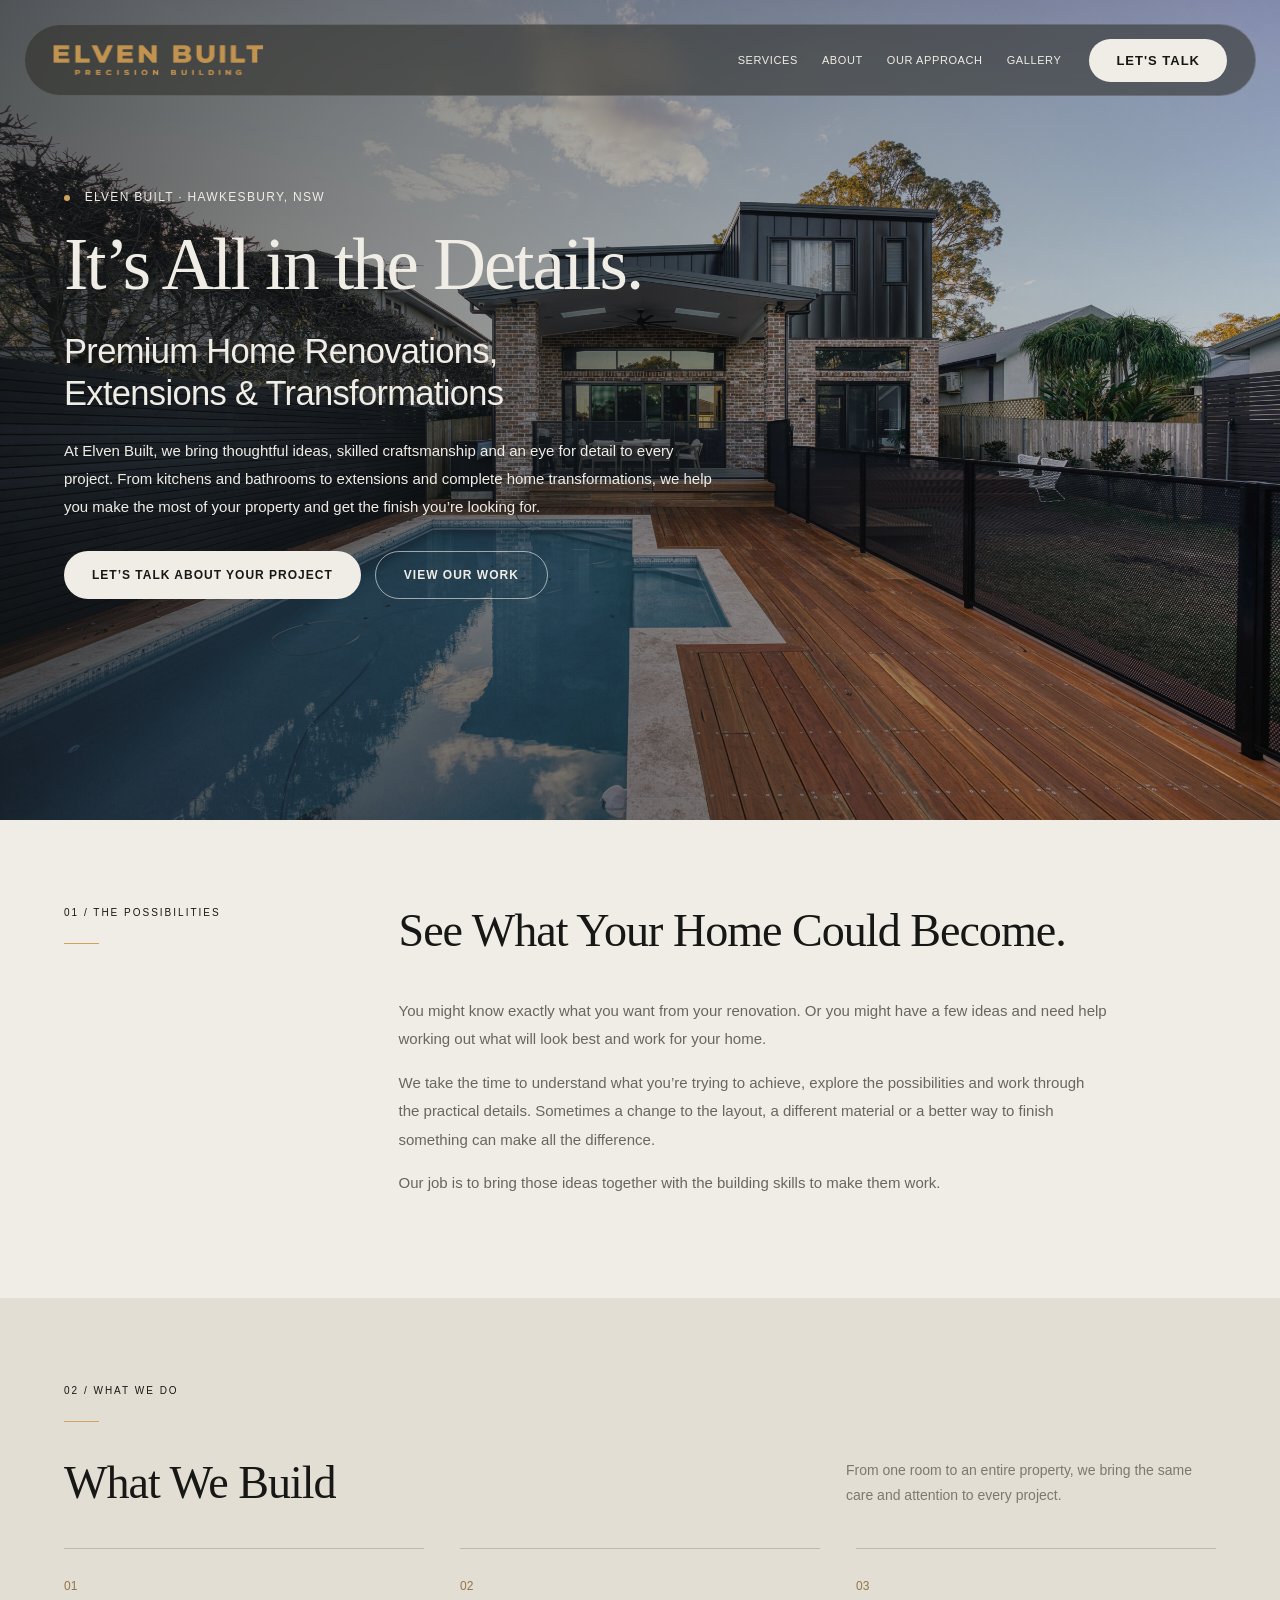
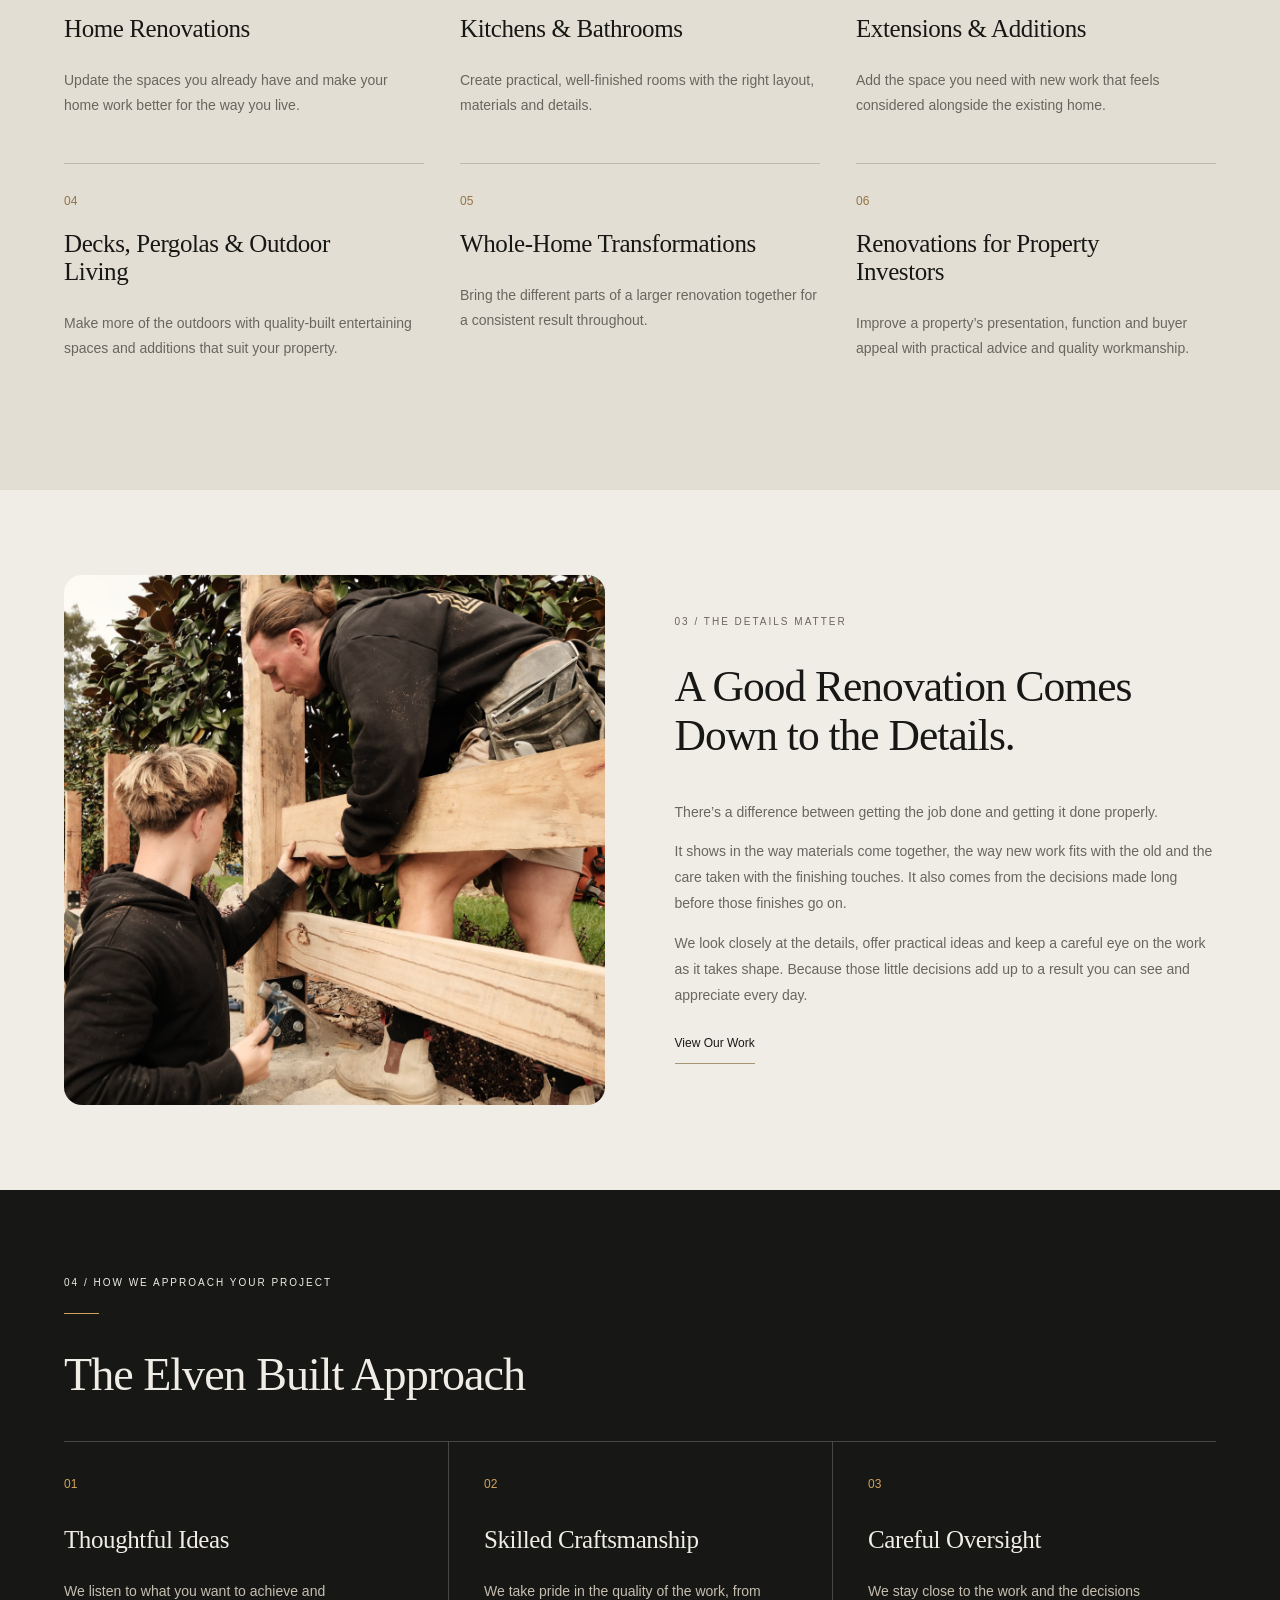
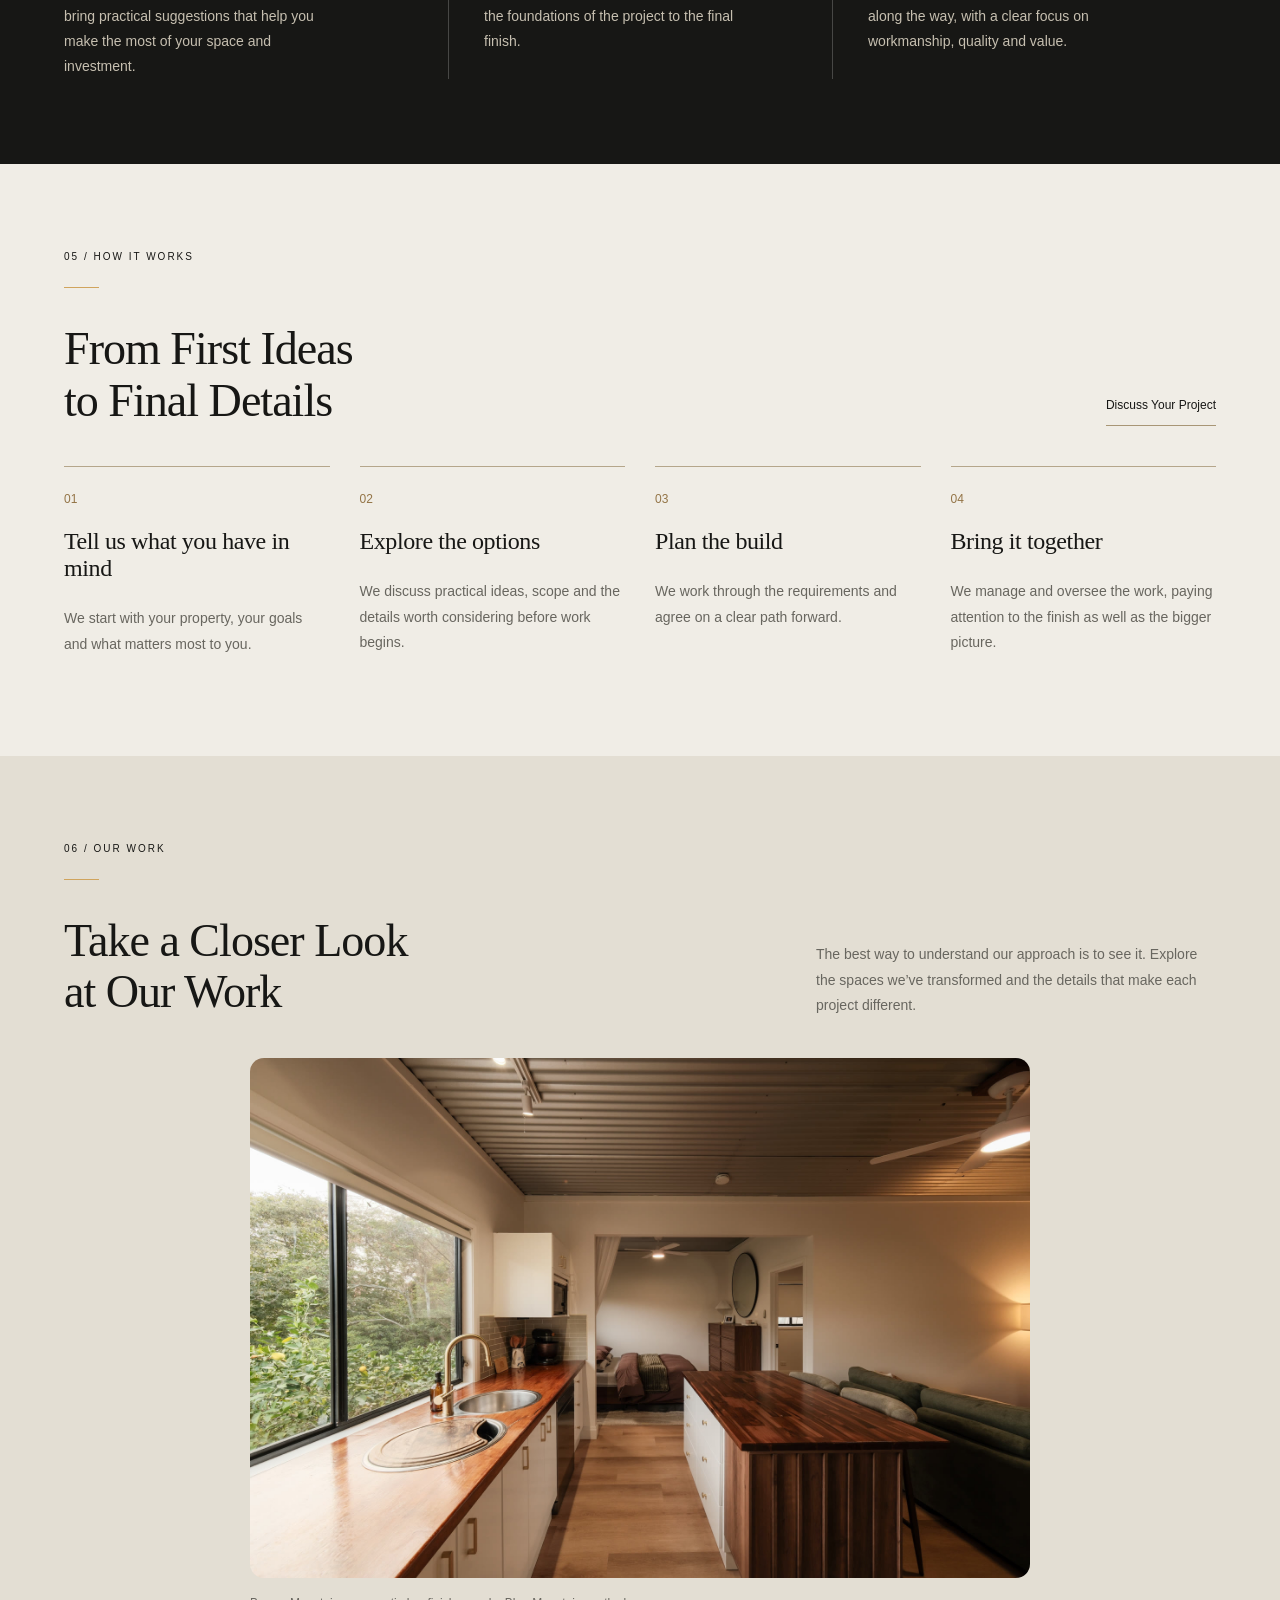
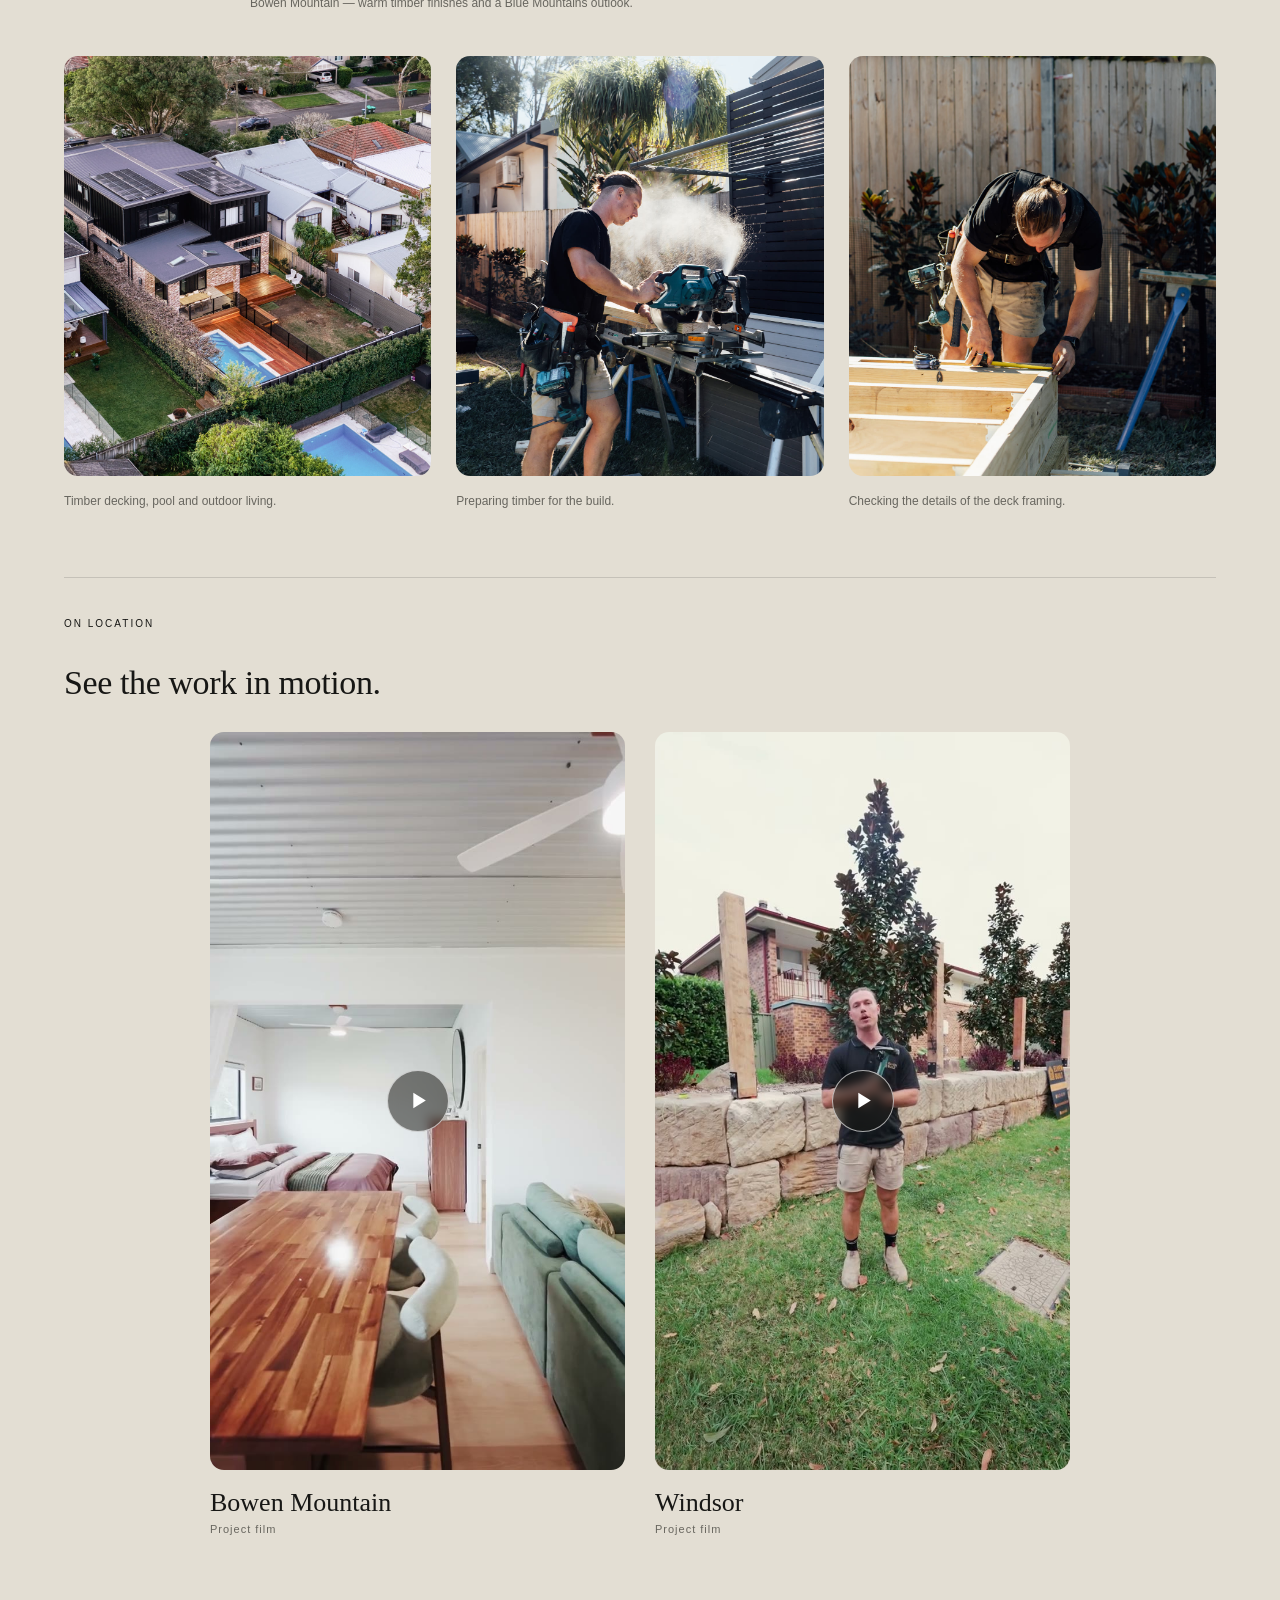
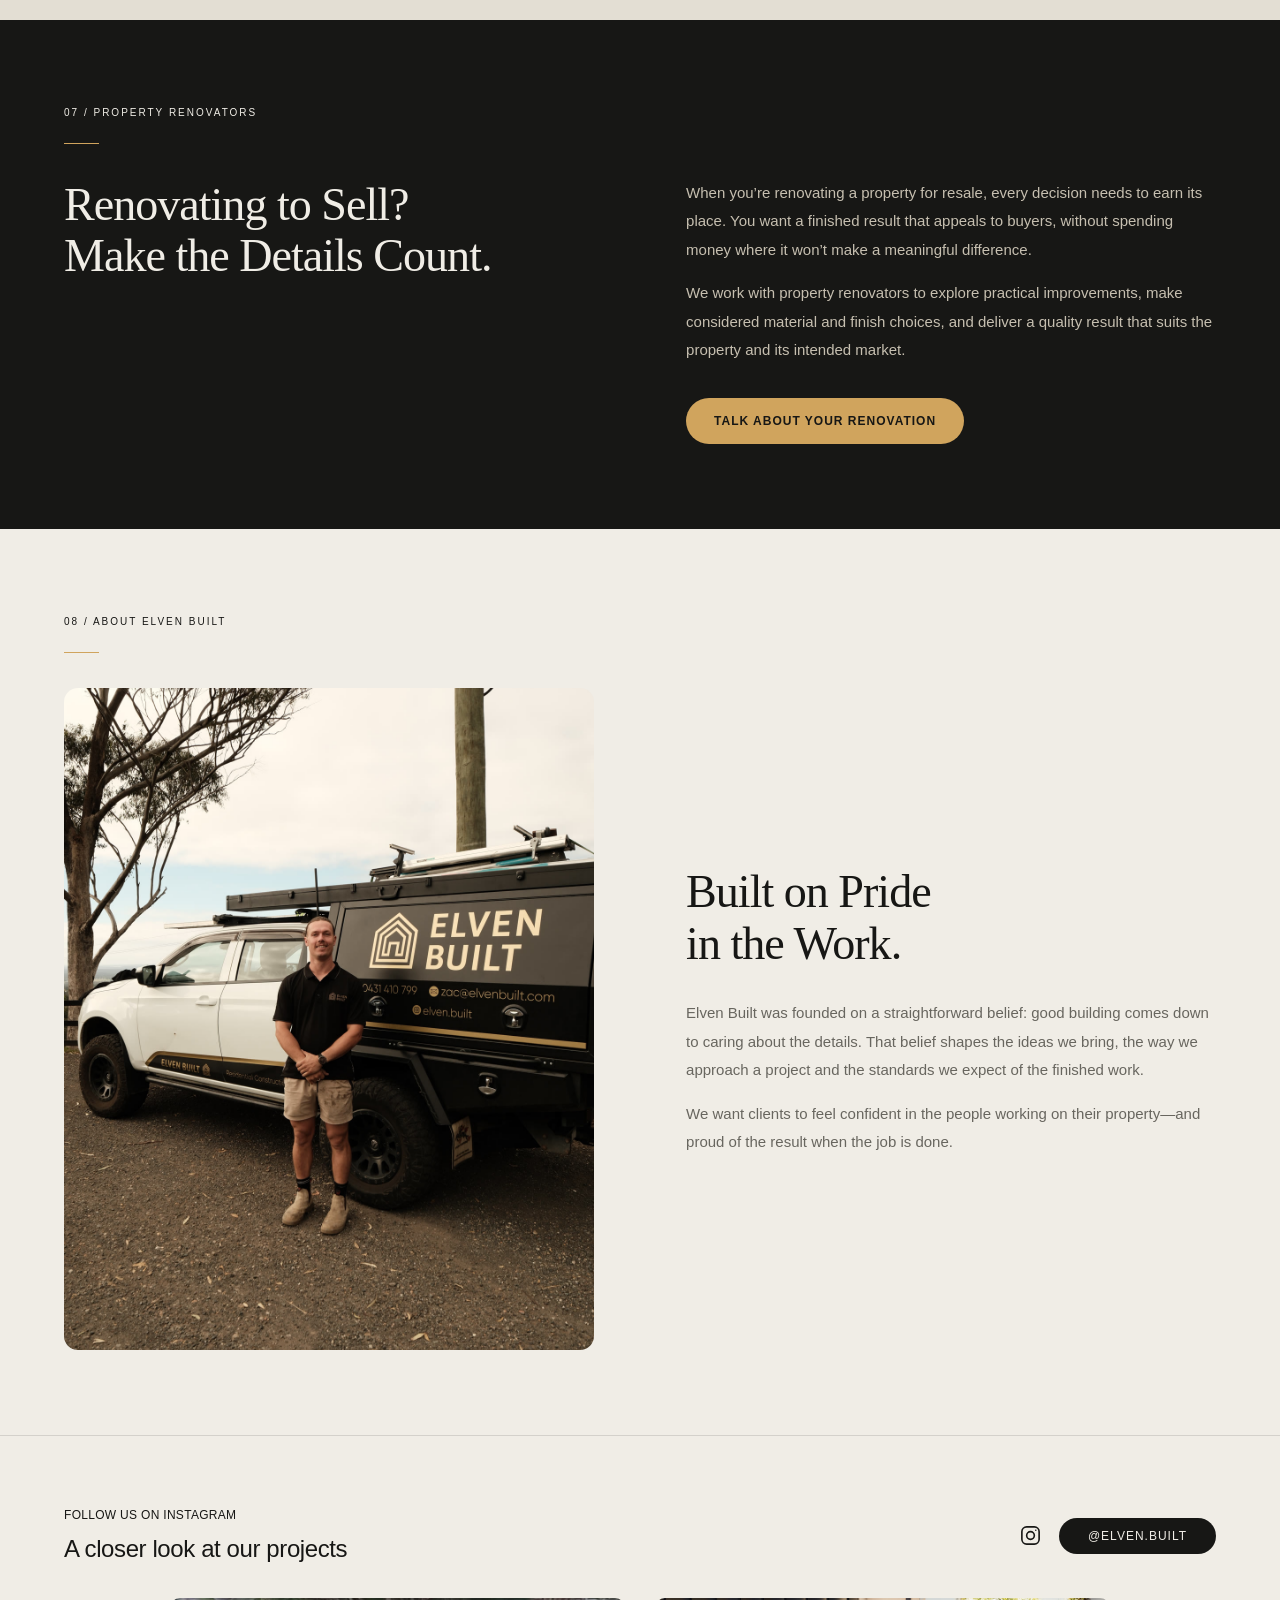
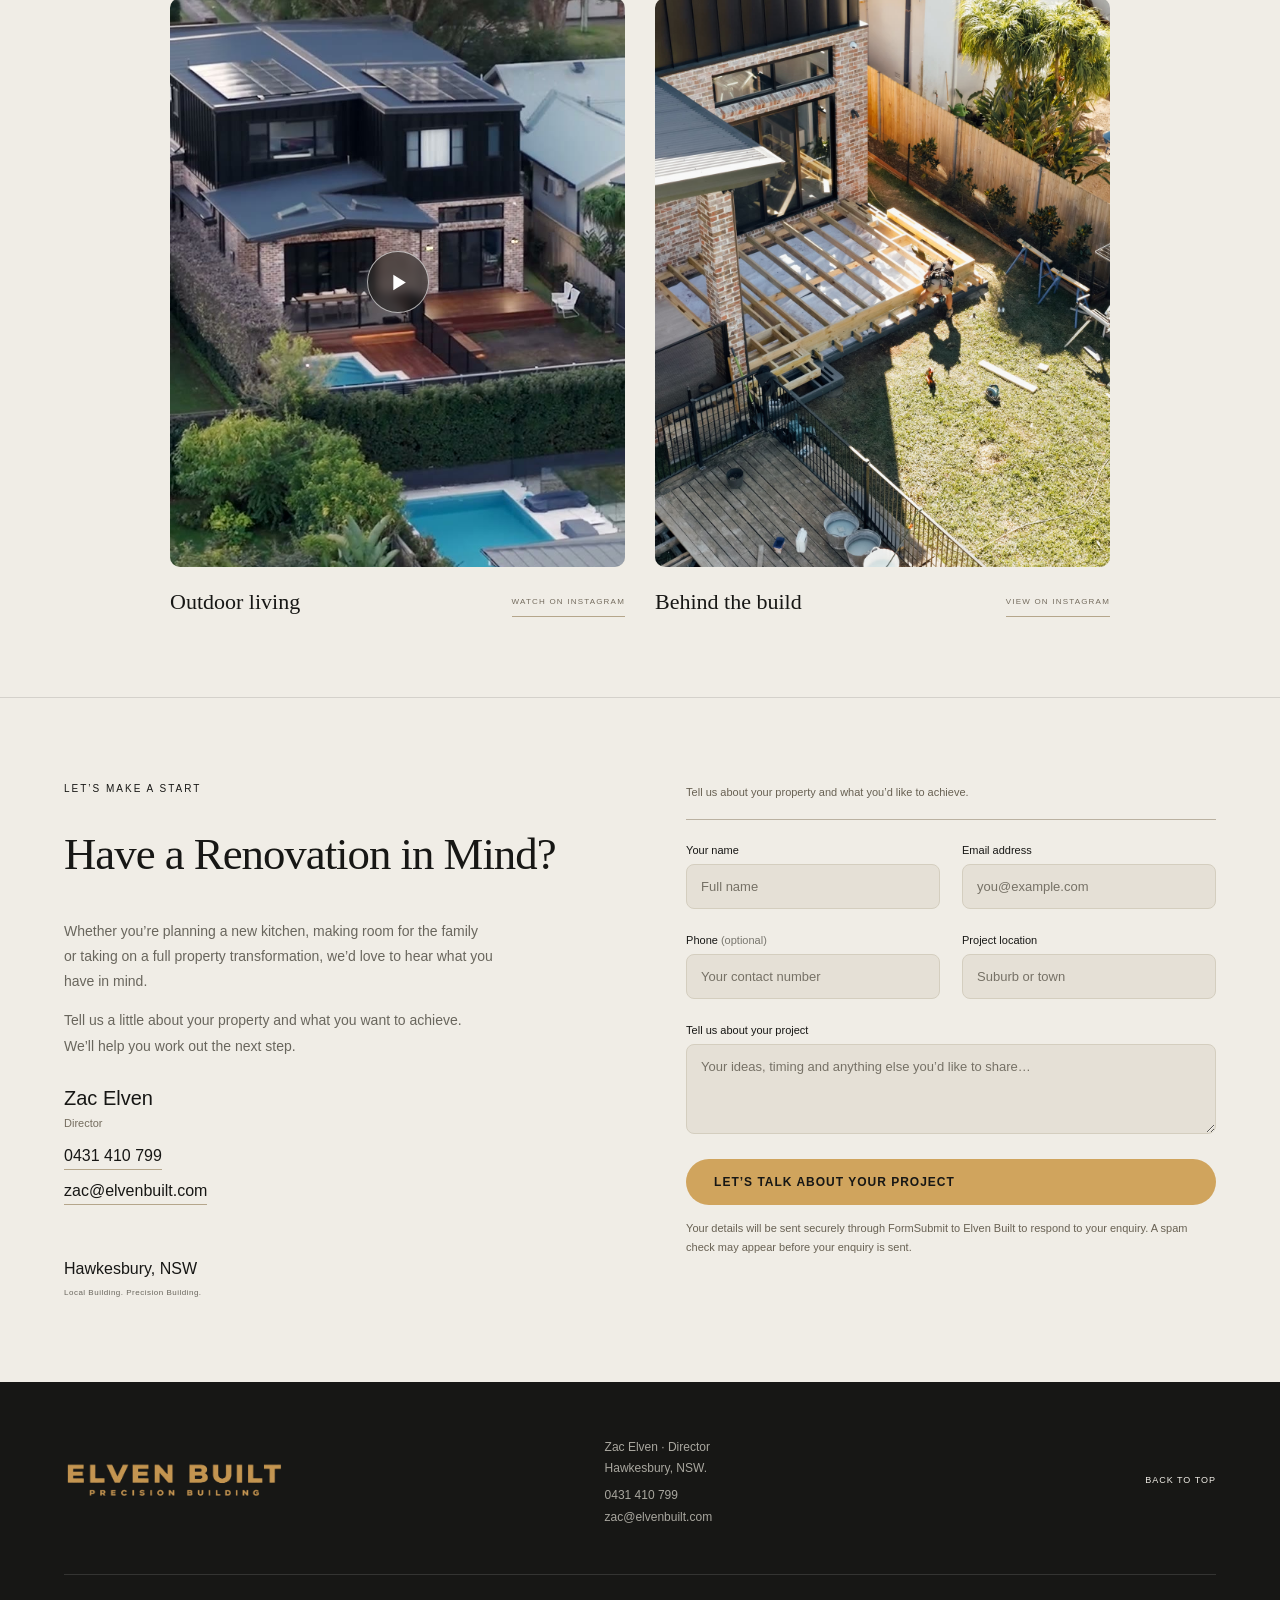
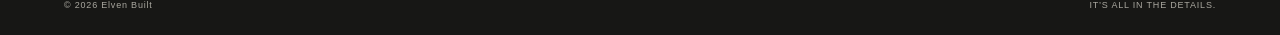
<file: index.html>
<!doctype html>
<html lang="en-AU">
<head>
<meta charset="utf-8"><meta name="viewport" content="width=device-width, initial-scale=1">
<meta name="description" content="Home renovations, extensions and transformations in the Hawkesbury. Thoughtful ideas, skilled craftsmanship and careful oversight from Elven Built.">
<meta name="theme-color" content="#171715"><title>Elven Built | Home Renovations &amp; Extensions | Hawkesbury</title>
<link rel="icon" href="assets/icon.png"><link rel="stylesheet" href="styles.css?v=20261103-bowen">
</head>
<body>
<a class="skip" href="#main">Skip to content</a>
<header><a class="brand" href="#" aria-label="Elven Built home"><img src="assets/header-logo.png" alt="Elven Built — Precision Building" width="2000" height="2000"></a><nav aria-label="Main navigation"><a href="#services">Services</a><a href="#about">About</a><a href="#approach">Our approach</a><a href="#inspiration">Gallery</a></nav><a class="header-cta" href="#enquire">Let's talk </a><button class="menu-toggle" aria-expanded="false" aria-controls="mobile-nav" aria-label="Open navigation">Menu <span>＋</span></button></header>
<nav id="mobile-nav" aria-label="Mobile navigation" hidden><a href="#services">Services</a><a href="#about">About</a><a href="#approach">Our approach</a><a href="#inspiration">Gallery</a><a href="#enquire">Let's talk </a></nav>
<main id="main"><section class="hero" aria-labelledby="hero-title"><div class="hero-copy"><p class="eyebrow"><span class="dot"></span> ELVEN BUILT · HAWKESBURY, NSW</p><p class="brand-hook">It’s All in the Details.</p><h1 id="hero-title">Premium Home Renovations, <br>Extensions &amp; Transformations</h1><p class="hero-intro">At Elven Built, we bring thoughtful ideas, skilled craftsmanship and an eye for detail to every project. From kitchens and bathrooms to extensions and complete home transformations, we help you make the most of your property and get the finish you’re looking for.</p><div class="hero-actions"><a href="#enquire" class="button gold">Let’s Talk About Your Project</a><a href="#inspiration" class="button outline-button">View Our Work</a></div></div><div class="hero-image project-hero"><img src="assets/hero-project.jpg" alt="Elven Built brick home with covered outdoor entertaining area, timber decking and swimming pool" width="2400" height="1600" fetchpriority="high"></div></section><section class="about section" id="introduction"><div class="section-label"><span>01 / THE POSSIBILITIES</span><span class="short-line"></span></div><div class="about-content"><h2>See What Your Home Could Become.</h2><div class="intro-prose"><p>You might know exactly what you want from your renovation. Or you might have a few ideas and need help working out what will look best and work for your home.</p><p>We take the time to understand what you’re trying to achieve, explore the possibilities and work through the practical details. Sometimes a change to the layout, a different material or a better way to finish something can make all the difference.</p><p>Our job is to bring those ideas together with the building skills to make them work.</p></div></div></section><section class="services section" id="services"><div class="section-label"><span>02 / WHAT WE DO</span><span class="short-line"></span></div><div class="section-heading"><h2>What We Build</h2><p>From one room to an entire property, we bring the same care and attention to every project.</p></div><div class="service-grid"><article class="service-card"><span class="step-number">01</span><h3>Home Renovations</h3><p>Update the spaces you already have and make your home work better for the way you live.</p></article><article class="service-card"><span class="step-number">02</span><h3>Kitchens &amp; Bathrooms</h3><p>Create practical, well-finished rooms with the right layout, materials and details.</p></article><article class="service-card"><span class="step-number">03</span><h3>Extensions &amp; Additions</h3><p>Add the space you need with new work that feels considered alongside the existing home.</p></article><article class="service-card"><span class="step-number">04</span><h3>Decks, Pergolas &amp; Outdoor Living</h3><p>Make more of the outdoors with quality-built entertaining spaces and additions that suit your property.</p></article><article class="service-card"><span class="step-number">05</span><h3>Whole-Home Transformations</h3><p>Bring the different parts of a larger renovation together for a consistent result throughout.</p></article><article class="service-card"><span class="step-number">06</span><h3>Renovations for Property Investors</h3><p>Improve a property’s presentation, function and buyer appeal with practical advice and quality workmanship.</p></article></div></section><section class="detail-feature" id="details"><div class="detail-photo"><img src="assets/windsor-craftsmanship.jpg" alt="Elven Built team fitting timber boards together on site in Windsor" loading="lazy" width="1200" height="1800"></div><div class="detail-copy"><p class="eyebrow">03 / THE DETAILS MATTER</p><h2>A Good Renovation Comes Down to the Details.</h2><p>There’s a difference between getting the job done and getting it done properly.</p><p>It shows in the way materials come together, the way new work fits with the old and the care taken with the finishing touches. It also comes from the decisions made long before those finishes go on.</p><p>We look closely at the details, offer practical ideas and keep a careful eye on the work as it takes shape. Because those little decisions add up to a result you can see and appreciate every day.</p><a class="text-link" href="#inspiration">View Our Work</a></div></section><section class="section approach brand-approach" id="approach"><div class="section-label"><span>04 / HOW WE APPROACH YOUR PROJECT</span><span class="short-line"></span></div><div class="section-heading"><h2>The Elven Built Approach</h2></div><div class="steps"><article><span class="step-number">01</span><h3>Thoughtful Ideas</h3><p>We listen to what you want to achieve and bring practical suggestions that help you make the most of your space and investment.</p></article><article><span class="step-number">02</span><h3>Skilled Craftsmanship</h3><p>We take pride in the quality of the work, from the foundations of the project to the final finish.</p></article><article><span class="step-number">03</span><h3>Careful Oversight</h3><p>We stay close to the work and the decisions along the way, with a clear focus on workmanship, quality and value.</p></article></div></section><section class="section process" id="process"><div class="section-label"><span>05 / HOW IT WORKS</span><span class="short-line"></span></div><div class="section-heading"><h2>From First Ideas<br>to Final Details</h2><a class="text-link" href="#enquire">Discuss Your Project</a></div><div class="process-grid"><article><span class="step-number">01</span><h3>Tell us what you have in mind</h3><p>We start with your property, your goals and what matters most to you.</p></article><article><span class="step-number">02</span><h3>Explore the options</h3><p>We discuss practical ideas, scope and the details worth considering before work begins.</p></article><article><span class="step-number">03</span><h3>Plan the build</h3><p>We work through the requirements and agree on a clear path forward.</p></article><article><span class="step-number">04</span><h3>Bring it together</h3><p>We manage and oversee the work, paying attention to the finish as well as the bigger picture.</p></article></div></section><section class="inspiration section" id="inspiration"><div class="section-label"><span>06 / OUR WORK</span><span class="short-line"></span></div><div class="section-heading"><h2>Take a Closer Look<br>at Our Work</h2><p>The best way to understand our approach is to see it. Explore the spaces we’ve transformed and the details that make each project different.</p></div><div class="gallery"><figure class="gallery-feature"><img class="project-photo" src="assets/bowen-mountain-interior.jpg" alt="Bowen Mountain interior with timber kitchen benchtops, white cabinetry and a garden outlook" loading="lazy" width="1800" height="1200"><figcaption>Bowen Mountain — warm timber finishes and a Blue Mountains outlook.</figcaption></figure><figure><img class="project-photo" src="assets/project-1.jpg" alt="Aerial view of a completed home with timber decking and swimming pool" loading="lazy" width="1200" height="1600"><figcaption>Timber decking, pool and outdoor living.</figcaption></figure><figure><img class="project-photo" src="assets/project-2.jpg" alt="Builder cutting timber on site" loading="lazy" width="1200" height="1600"><figcaption>Preparing timber for the build.</figcaption></figure><figure><img class="project-photo" src="assets/project-3.jpg" alt="Builder measuring timber deck framing" loading="lazy" width="1200" height="1600"><figcaption>Checking the details of the deck framing.</figcaption></figure></div><div class="project-films"><div class="films-heading"><p class="eyebrow">ON LOCATION</p><h3>See the work in motion.</h3></div><div class="film-grid"><article class="film-card"><div class="film-media reel-media"><video id="bowen-mountain-reel" controls playsinline preload="none" poster="assets/bowen-mountain-poster.jpg" aria-label="Bowen Mountain project film"><source src="assets/bowen-mountain.mp4" type="video/mp4">Your browser cannot play this video.</video><button class="reel-play" type="button" aria-label="Play Bowen Mountain project film" aria-controls="bowen-mountain-reel" hidden><svg viewBox="0 0 24 24" width="25" height="25" aria-hidden="true"><path d="M8 4.5v15L20 12Z" fill="currentColor"/></svg></button></div><h4>Bowen Mountain</h4><p>Project film</p></article><article class="film-card"><div class="film-media reel-media"><video id="windsor-reel" controls playsinline preload="none" poster="assets/windsor-poster.jpg" aria-label="Windsor project film"><source src="assets/windsor.mp4" type="video/mp4">Your browser cannot play this video.</video><button class="reel-play" type="button" aria-label="Play Windsor project film" aria-controls="windsor-reel" hidden><svg viewBox="0 0 24 24" width="25" height="25" aria-hidden="true"><path d="M8 4.5v15L20 12Z" fill="currentColor"/></svg></button></div><h4>Windsor</h4><p>Project film</p></article></div></div></section><section class="section renovators" id="renovating-to-sell"><div class="section-label"><span>07 / PROPERTY RENOVATORS</span><span class="short-line"></span></div><div class="editorial-grid"><h2>Renovating to Sell?<br>Make the Details Count.</h2><div><p>When you’re renovating a property for resale, every decision needs to earn its place. You want a finished result that appeals to buyers, without spending money where it won’t make a meaningful difference.</p><p>We work with property renovators to explore practical improvements, make considered material and finish choices, and deliver a quality result that suits the property and its intended market.</p><a class="button gold" href="#enquire">Talk About Your Renovation</a></div></div></section><section class="section company-about" id="about"><div class="section-label"><span>08 / ABOUT ELVEN BUILT</span><span class="short-line"></span></div><div class="about-with-portrait"><img class="about-portrait" src="assets/elven-built-portrait.jpg" alt="Elven Built builder beside the branded work vehicle at Bowen Mountain" loading="lazy" width="1200" height="1800"><div class="about-story"><h2>Built on Pride<br>in the Work.</h2><div><p>Elven Built was founded on a straightforward belief: good building comes down to caring about the details. That belief shapes the ideas we bring, the way we approach a project and the standards we expect of the finished work.</p><p>We want clients to feel confident in the people working on their property—and proud of the result when the job is done.</p></div></div></div></section><section class="instagram section" id="instagram" aria-labelledby="instagram-title">
<div class="social-heading"><div><p class="eyebrow">FOLLOW US ON INSTAGRAM</p><h2 id="instagram-title">A closer look at our projects</h2></div><a class="social-profile" href="https://www.instagram.com/elven.built/" target="_blank" rel="noopener noreferrer" aria-label="Visit Elven Built on Instagram (opens in a new tab)"><svg viewBox="0 0 24 24" width="23" height="23" fill="none" stroke="currentColor" stroke-width="1.7" aria-hidden="true"><rect x="3" y="3" width="18" height="18" rx="5"/><circle cx="12" cy="12" r="4"/><circle cx="17.5" cy="6.5" r=".8" fill="currentColor" stroke="none"/></svg><span class="social-profile-pill">@ELVEN.BUILT </span></a></div>
<div class="instagram-posts instagram-curated">
<article class="instagram-post"><div class="instagram-media reel-media"><video id="project-reel" controls playsinline preload="metadata" poster="assets/reel-poster.jpg" aria-label="Elven Built outdoor living project reel"><source src="assets/outdoor-living.mp4" type="video/mp4">Your browser cannot play this video.</video><button class="reel-play" type="button" aria-label="Play project reel" aria-controls="project-reel" hidden><svg viewBox="0 0 24 24" width="25" height="25" aria-hidden="true"><path d="M8 4.5v15L20 12Z" fill="currentColor"/></svg></button></div><div class="instagram-card-caption"><span>Outdoor living</span><a href="https://www.instagram.com/elven.built/reel/Db2NnZnh-AI/" target="_blank" rel="noopener noreferrer">WATCH ON INSTAGRAM</a></div></article>
<article class="instagram-post"><div class="instagram-media"><img src="assets/behind-the-build.jpg" alt="Elven Built team member constructing a timber deck beside a brick home" loading="lazy" width="1200" height="1600"></div><div class="instagram-card-caption"><span>Behind the build</span><a href="https://www.instagram.com/elven.built/p/DZt0SE4ykuq/" target="_blank" rel="noopener noreferrer">VIEW ON INSTAGRAM</a></div></article>
</div>
</section>
<section class="enquire section" id="enquire"><div class="contact-copy"><p class="eyebrow">LET’S MAKE A START</p><h2>Have a Renovation in Mind?</h2><p>Whether you’re planning a new kitchen, making room for the family or taking on a full property transformation, we’d love to hear what you have in mind.</p><p>Tell us a little about your property and what you want to achieve. We’ll help you work out the next step.</p><div class="contact-details"><p class="contact-name">Zac Elven <span>Director</span></p><a href="tel:+61431410799">0431 410 799</a><a href="mailto:zac@elvenbuilt.com">zac@elvenbuilt.com</a></div><div class="location"><div>Hawkesbury, NSW<small>Local Building. Precision Building.</small></div></div></div><form id="enquiry-form" action="https://formsubmit.co/zac@elvenbuilt.com" method="POST"><input type="hidden" name="_subject" value="New project enquiry — Elven Built"><input type="hidden" name="_template" value="table"><input type="text" name="_honey" tabindex="-1" autocomplete="off" aria-hidden="true" style="display:none"><p class="form-note">Tell us about your property and what you’d like to achieve.</p><div class="field-row"><label>Your name<input name="name" autocomplete="name" required placeholder="Full name" maxlength="120"></label><label>Email address<input name="email" type="email" autocomplete="email" required placeholder="you@example.com" maxlength="180"></label></div><div class="field-row"><label>Phone <span>(optional)</span><input name="phone" type="tel" autocomplete="tel" placeholder="Your contact number" maxlength="40"></label><label>Project location<input name="location" autocomplete="address-level2" required placeholder="Suburb or town" maxlength="180"></label></div><label>Tell us about your project<textarea name="message" required rows="4" placeholder="Your ideas, timing and anything else you’d like to share…" maxlength="5000"></textarea></label><button type="submit" class="button gold">Let’s Talk About Your Project</button><p class="privacy-note">Your details will be sent securely through FormSubmit to Elven Built to respond to your enquiry. A spam check may appear before your enquiry is sent.</p><p id="form-status" role="status" tabindex="-1"></p></form></section>
</main><footer><a href="#" aria-label="Back to top"><img src="assets/wordmark-trim.png" alt="Elven Built — Precision Building" width="548" height="91"></a><div class="footer-contact"><p>Zac Elven · Director<br>Hawkesbury, NSW.</p><a href="tel:+61431410799">0431 410 799</a><a href="mailto:zac@elvenbuilt.com">zac@elvenbuilt.com</a></div><a href="#main" class="back-top">BACK TO TOP </a><div class="footer-bottom"><span>© <span id="year">2026</span> Elven Built</span><span>IT’S ALL IN THE DETAILS.</span></div></footer>
<script src="script.js?v=20261103-media"></script>
</body></html>
</file>
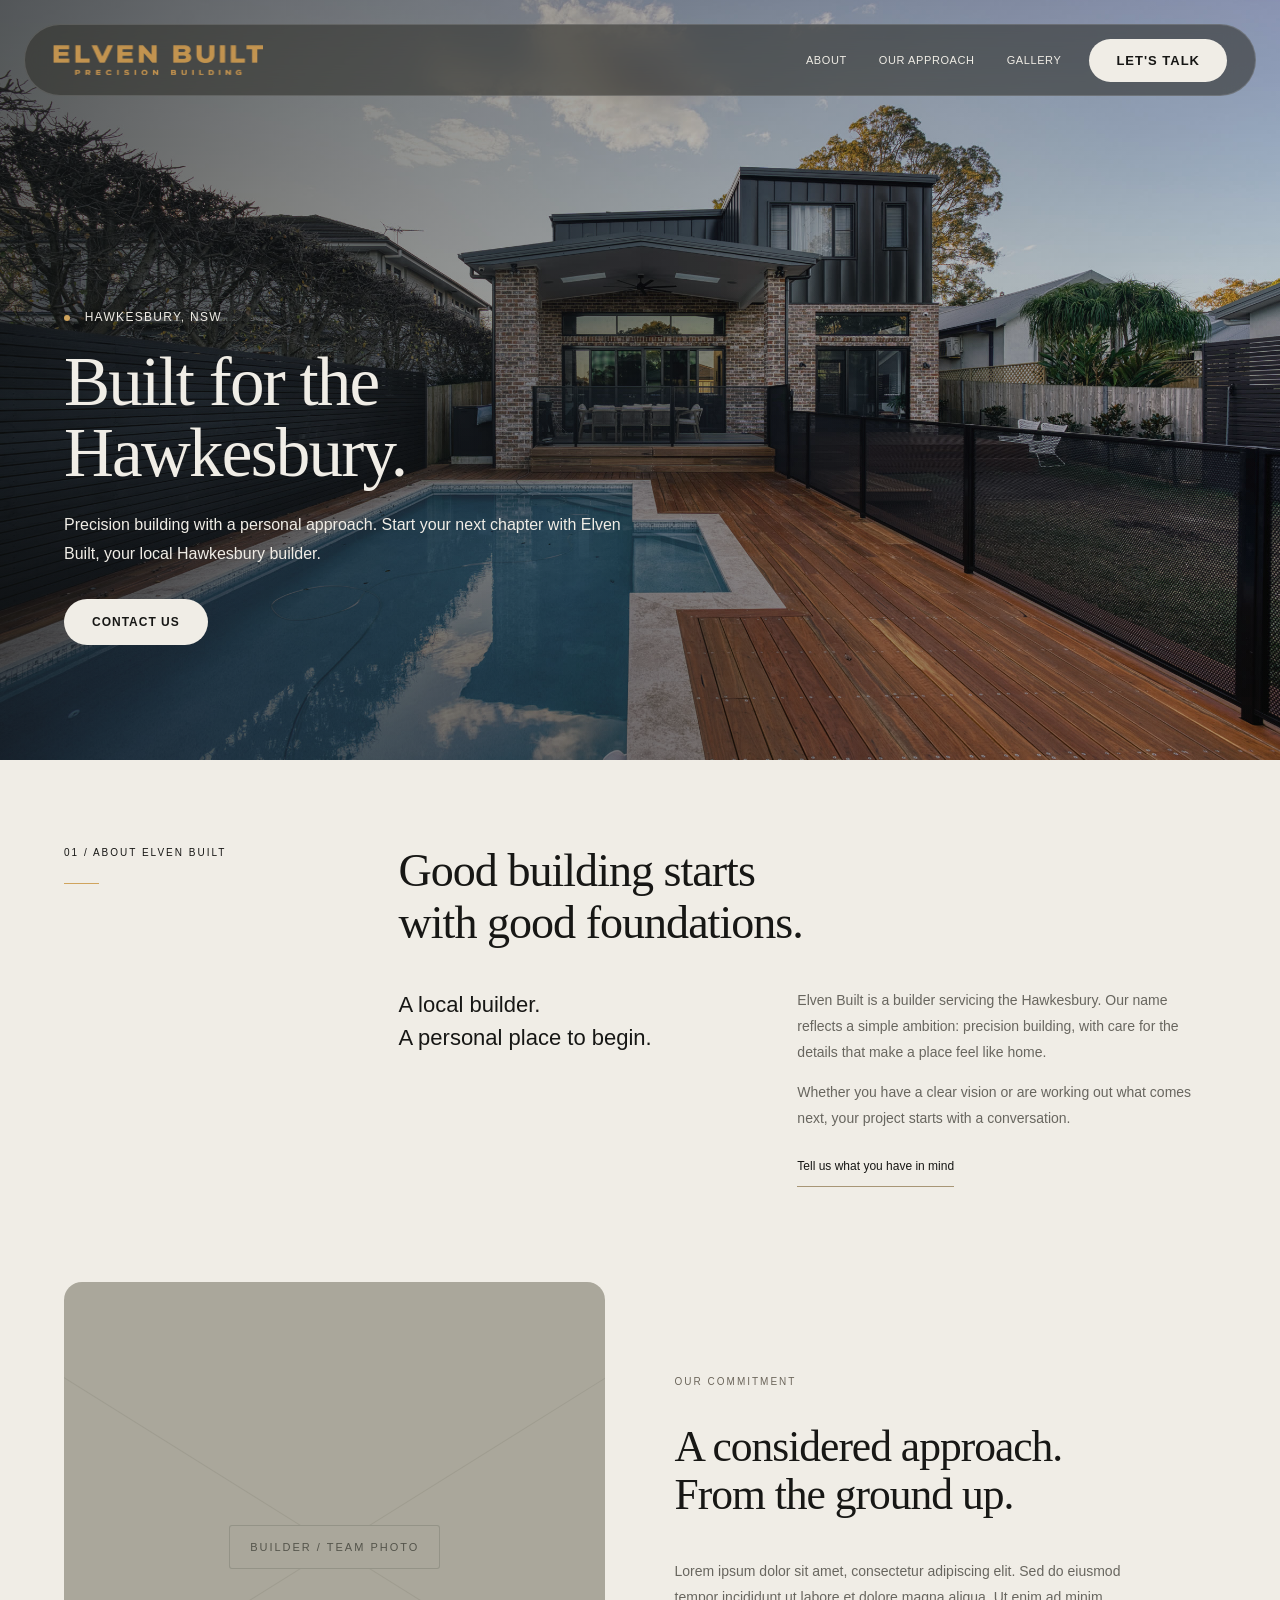
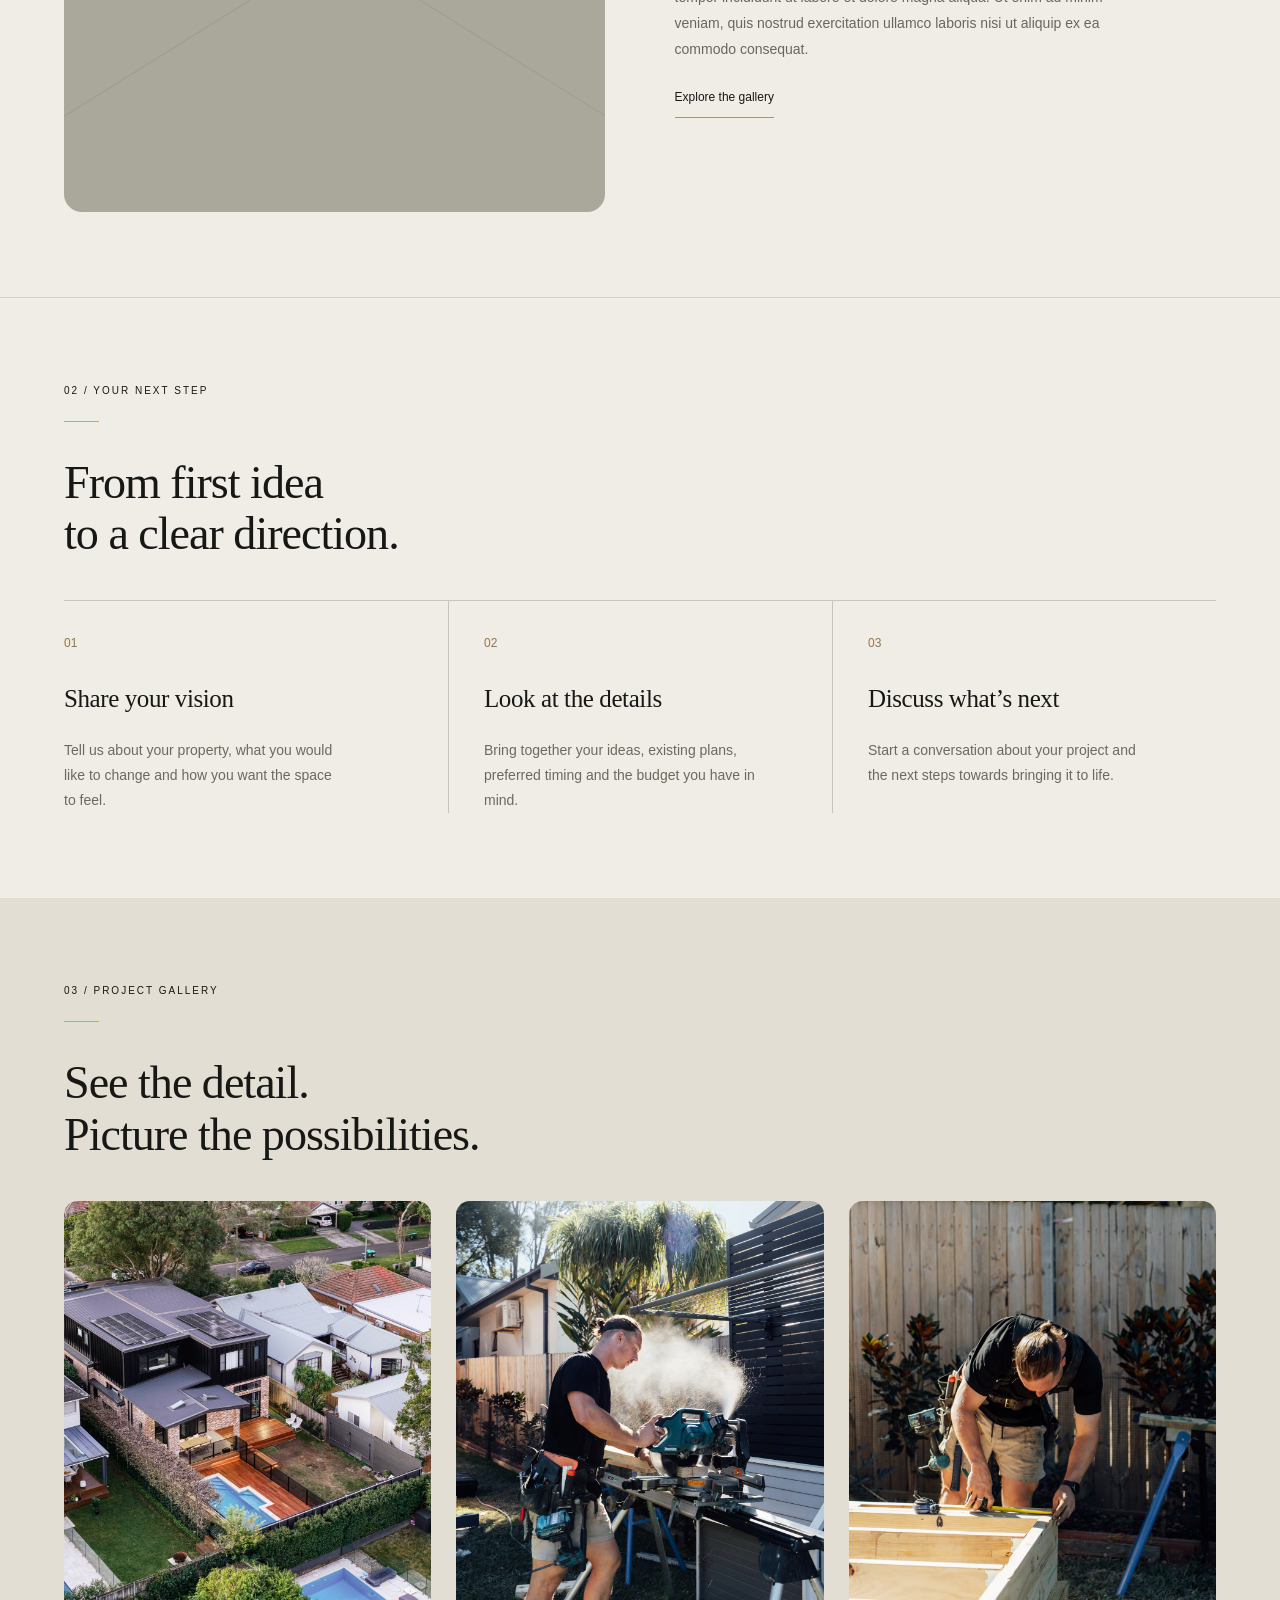
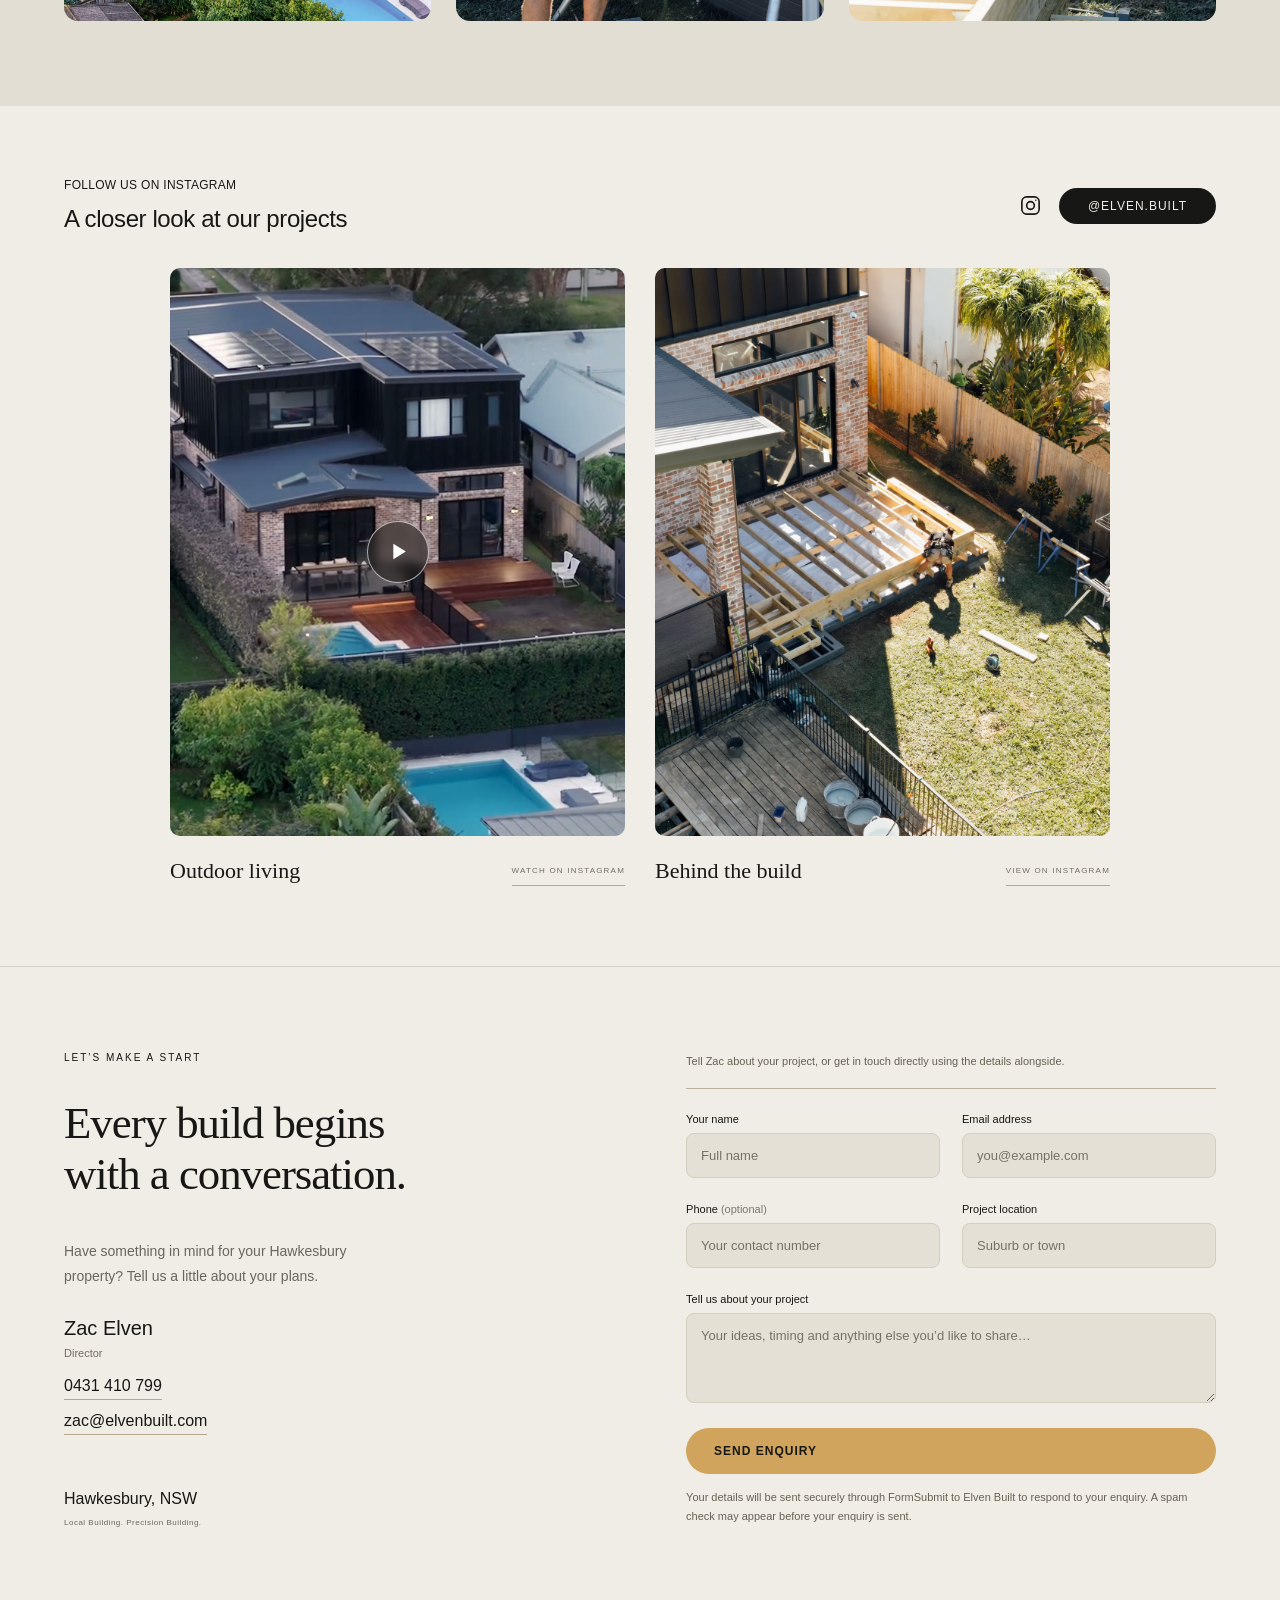
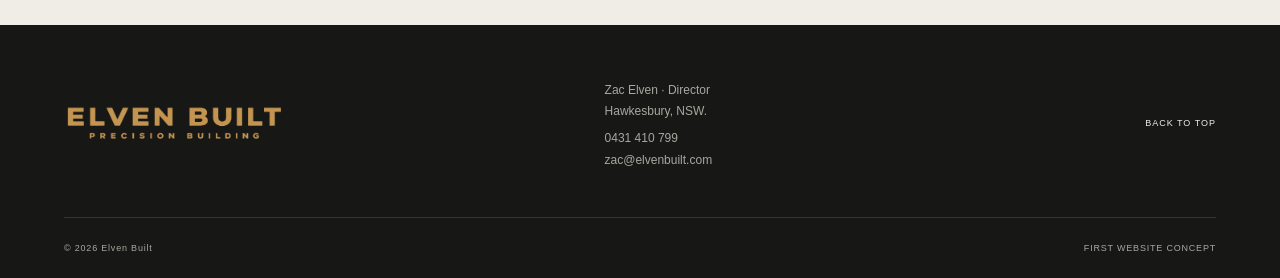
<file: elven-built/index.html>
<!doctype html>
<html lang="en-AU">
<head>
<meta charset="utf-8"><meta name="viewport" content="width=device-width, initial-scale=1">
<meta name="description" content="Elven Built. Precision building in the Hawkesbury. Explore our approach and start planning your next building project.">
<meta name="theme-color" content="#171715"><title>Elven Built | Hawkesbury Builder</title>
<link rel="icon" href="assets/icon.png"><link rel="stylesheet" href="styles.css">
</head>
<body>
<a class="skip" href="#main">Skip to content</a>
<header><a class="brand" href="#" aria-label="Elven Built home"><img src="assets/header-logo.png" alt="Elven Built — Precision Building" width="2000" height="2000"></a><nav aria-label="Main navigation"><a href="#about">About</a><a href="#approach">Our approach</a><a href="#inspiration">Gallery</a></nav><a class="header-cta" href="#enquire">Let's talk </a><button class="menu-toggle" aria-expanded="false" aria-controls="mobile-nav" aria-label="Open navigation">Menu <span>＋</span></button></header>
<nav id="mobile-nav" aria-label="Mobile navigation" hidden><a href="#about">About</a><a href="#approach">Our approach</a><a href="#inspiration">Gallery</a><a href="#enquire">Let's talk </a></nav>
<main id="main">
<section class="hero" aria-labelledby="hero-title"><div class="hero-copy"><p class="eyebrow"><span class="dot"></span> HAWKESBURY, NSW</p><h1 id="hero-title">Built for the<br>Hawkesbury.</h1><p class="hero-intro">Precision building with a personal approach. Start your next chapter with Elven Built, your local Hawkesbury builder.</p><a href="#enquire" class="button gold">Contact us </a><div class="hero-bottom"><span>PRECISION BUILDING</span><a href="#about" aria-label="Explore Elven Built">SCROLL TO EXPLORE </a></div></div><div class="hero-image project-hero"><img src="assets/hero-project.jpg" alt="Elven Built brick home with covered outdoor entertaining area, timber decking and swimming pool" width="2400" height="1600" fetchpriority="high"></div></section>

<section class="about section" id="about"><div class="section-label"><span>01 / ABOUT ELVEN BUILT</span><span class="short-line"></span></div><div class="about-content"><h2>Good building starts<br>with <span>good foundations.</span></h2><div class="about-columns"><p class="large-copy">A local builder.<br>A personal place to begin.</p><div><p>Elven Built is a builder servicing the Hawkesbury. Our name reflects a simple ambition: precision building, with care for the details that make a place feel like home.</p><p>Whether you have a clear vision or are working out what comes next, your project starts with a conversation.</p><a class="text-link" href="#enquire">Tell us what you have in mind </a></div></div></div></section>
<section class="detail-feature"><div class="detail-photo photo-placeholder" role="img" aria-label="Placeholder for builder or team photo"><span class="placeholder-label">BUILDER / TEAM PHOTO</span></div><div class="detail-copy"><p class="eyebrow">OUR COMMITMENT</p><h2>A considered approach.<br><em>From the ground up.</em></h2><p>Lorem ipsum dolor sit amet, consectetur adipiscing elit. Sed do eiusmod tempor incididunt ut labore et dolore magna aliqua. Ut enim ad minim veniam, quis nostrud exercitation ullamco laboris nisi ut aliquip ex ea commodo consequat.</p><a class="text-link" href="#inspiration">Explore the gallery </a></div></section>
<section class="section approach" id="approach"><div class="section-label"><span>02 / YOUR NEXT STEP</span><span class="short-line"></span></div><div class="section-heading"><h2>From first idea<br>to <span>a clear direction.</span></h2></div><div class="steps"><article><span class="step-number">01</span><h3>Share your vision</h3><p>Tell us about your property, what you would like to change and how you want the space to feel.</p></article><article><span class="step-number">02</span><h3>Look at the details</h3><p>Bring together your ideas, existing plans, preferred timing and the budget you have in mind.</p></article><article><span class="step-number">03</span><h3>Discuss what’s next</h3><p>Start a conversation about your project and the next steps towards bringing it to life.</p></article></div></section>
<section class="inspiration section" id="inspiration"><div class="section-label"><span>03 / PROJECT GALLERY</span><span class="short-line"></span></div><div class="section-heading"><h2>See the detail.<br><em>Picture the possibilities.</em></h2><p></p></div><div class="gallery"><figure><img class="project-photo" src="assets/project-1.jpg" alt="Aerial view of a completed home with timber decking and swimming pool" loading="lazy" width="1200" height="1600"></figure><figure><img class="project-photo" src="assets/project-2.jpg" alt="Builder cutting timber on site" loading="lazy" width="1200" height="1600"></figure><figure><img class="project-photo" src="assets/project-3.jpg" alt="Builder measuring timber deck framing" loading="lazy" width="1200" height="1600"></figure></div></section>
<section class="instagram section" id="instagram" aria-labelledby="instagram-title">
<div class="social-heading"><div><p class="eyebrow">FOLLOW US ON INSTAGRAM</p><h2 id="instagram-title">A closer look at our projects</h2></div><a class="social-profile" href="https://www.instagram.com/elven.built/" target="_blank" rel="noopener noreferrer" aria-label="Visit Elven Built on Instagram (opens in a new tab)"><svg viewBox="0 0 24 24" width="23" height="23" fill="none" stroke="currentColor" stroke-width="1.7" aria-hidden="true"><rect x="3" y="3" width="18" height="18" rx="5"/><circle cx="12" cy="12" r="4"/><circle cx="17.5" cy="6.5" r=".8" fill="currentColor" stroke="none"/></svg><span class="social-profile-pill">@ELVEN.BUILT </span></a></div>
<div class="instagram-posts instagram-curated">
<article class="instagram-post"><div class="instagram-media reel-media"><video id="project-reel" controls playsinline preload="metadata" poster="assets/reel-poster.jpg" aria-label="Elven Built outdoor living project reel"><source src="assets/outdoor-living.mp4" type="video/mp4">Your browser cannot play this video.</video><button class="reel-play" type="button" aria-label="Play project reel" aria-controls="project-reel" hidden><svg viewBox="0 0 24 24" width="25" height="25" aria-hidden="true"><path d="M8 4.5v15L20 12Z" fill="currentColor"/></svg></button></div><div class="instagram-card-caption"><span>Outdoor living</span><a href="https://www.instagram.com/elven.built/reel/Db2NnZnh-AI/" target="_blank" rel="noopener noreferrer">WATCH ON INSTAGRAM</a></div></article>
<article class="instagram-post"><div class="instagram-media"><img src="assets/behind-the-build.jpg" alt="Elven Built team member constructing a timber deck beside a brick home" loading="lazy" width="1200" height="1600"></div><div class="instagram-card-caption"><span>Behind the build</span><a href="https://www.instagram.com/elven.built/p/DZt0SE4ykuq/" target="_blank" rel="noopener noreferrer">VIEW ON INSTAGRAM</a></div></article>
</div>
</section>
<section class="enquire section" id="enquire"><div class="contact-copy"><p class="eyebrow">LET’S MAKE A START</p><h2>Every build begins<br>with <em>a conversation.</em></h2><p>Have something in mind for your Hawkesbury property? Tell us a little about your plans.</p><div class="contact-details"><p class="contact-name">Zac Elven <span>Director</span></p><a href="tel:+61431410799">0431 410 799</a><a href="mailto:zac@elvenbuilt.com">zac@elvenbuilt.com</a></div><div class="location"><div>Hawkesbury, NSW<small>Local Building. Precision Building.</small></div></div></div><form id="enquiry-form" action="https://formsubmit.co/zac@elvenbuilt.com" method="POST"><input type="hidden" name="_subject" value="New project enquiry — Elven Built"><input type="hidden" name="_template" value="table"><input type="text" name="_honey" tabindex="-1" autocomplete="off" aria-hidden="true" style="display:none"><p class="form-note">Tell Zac about your project, or get in touch directly using the details alongside.</p><div class="field-row"><label>Your name<input name="name" autocomplete="name" required placeholder="Full name" maxlength="120"></label><label>Email address<input name="email" type="email" autocomplete="email" required placeholder="you@example.com" maxlength="180"></label></div><div class="field-row"><label>Phone <span>(optional)</span><input name="phone" type="tel" autocomplete="tel" placeholder="Your contact number" maxlength="40"></label><label>Project location<input name="location" autocomplete="address-level2" required placeholder="Suburb or town" maxlength="180"></label></div><label>Tell us about your project<textarea name="message" required rows="4" placeholder="Your ideas, timing and anything else you’d like to share…" maxlength="5000"></textarea></label><button type="submit" class="button gold">Send enquiry</button><p class="privacy-note">Your details will be sent securely through FormSubmit to Elven Built to respond to your enquiry. A spam check may appear before your enquiry is sent.</p><p id="form-status" role="status" tabindex="-1"></p></form></section>
</main><footer><a href="#" aria-label="Back to top"><img src="assets/wordmark-trim.png" alt="Elven Built — Precision Building" width="548" height="91"></a><div class="footer-contact"><p>Zac Elven · Director<br>Hawkesbury, NSW.</p><a href="tel:+61431410799">0431 410 799</a><a href="mailto:zac@elvenbuilt.com">zac@elvenbuilt.com</a></div><a href="#main" class="back-top">BACK TO TOP </a><div class="footer-bottom"><span>© <span id="year">2026</span> Elven Built</span><span>FIRST WEBSITE CONCEPT</span></div></footer>
<script src="script.js"></script>
</body></html>
</file>
<file: styles.css>
:root{--coal:#171715;--gold:#d0a45d;--stone:#f0ede6;--sand:#c6bba8;--muted:#a9a79f}*{box-sizing:border-box}html{scroll-behavior:smooth;scroll-padding-top:95px}body{margin:0;background:var(--coal);color:var(--stone);font-family:Arial,Helvetica,sans-serif;font-weight:400;-webkit-font-smoothing:antialiased}a{color:inherit;text-decoration:none}button,input,textarea{font:inherit}a,button,input,textarea{outline-offset:6px}a:focus-visible,button:focus-visible{outline:2px solid var(--gold)}button,a{touch-action:manipulation}img{max-width:100%;display:block}header{height:96px;display:flex;align-items:center;justify-content:space-between;padding:0 5%;border-bottom:1px solid #ffffff20;background:var(--coal);position:relative;z-index:5}.brand img{width:235px;height:auto}nav{display:flex;gap:35px;font-size:13px}nav a:hover{color:var(--gold)}.header-cta{font-size:13px;border-bottom:1px solid var(--gold);padding:12px 0}.header-cta span{margin-left:38px;color:var(--gold)}.menu-toggle{display:none}.skip{position:absolute;top:-100px;left:20px;z-index:20;background:var(--gold);color:var(--coal);padding:15px}.skip:focus{top:10px}.hero{display:grid;grid-template-columns:1fr 1fr;min-height:690px}.hero-copy{padding:65px 10% 28px;display:flex;align-items:flex-start;flex-direction:column}.eyebrow,.section-label{font-size:10px;letter-spacing:2px;font-weight:500}.eyebrow{margin:0 0 35px}.dot{display:inline-block;width:6px;height:6px;background:var(--gold);border-radius:50%;margin-right:10px;vertical-align:middle}h1,h2,h3,p{margin-top:0}h1{font-size:clamp(46px,4.8vw,78px);font-weight:400;line-height:1.05;letter-spacing:-2.8px;margin-bottom:26px}em{font-style:normal;color:var(--gold)}.hero-intro{color:#cbc8bf;font-size:15px;line-height:1.8;margin-bottom:30px}.button{display:inline-flex;align-items:center;justify-content:space-between;gap:38px;padding:19px 24px;font-size:12px;border:0;cursor:pointer;transition:background .2s,transform .2s}.gold{background:var(--gold);color:var(--coal)}.gold:hover{background:#e0b97c;transform:translateY(-2px)}.button span{font-size:20px;line-height:1}.hero-bottom{margin-top:auto;padding-top:45px;display:flex;justify-content:space-between;width:100%;font-size:8px;letter-spacing:1.5px;color:var(--muted)}.hero-bottom a span{margin-left:12px;color:var(--gold);font-size:16px}.hero-image{position:relative;overflow:hidden;min-height:650px}.hero-image>img{width:100%;height:100%;object-fit:cover;position:absolute;object-position:center 52%}.image-note{position:absolute;bottom:21px;left:24px;font-size:8px;letter-spacing:1.2px;padding:8px 10px;background:#171715ac;color:#fff}.image-number{position:absolute;right:22px;top:25px;font-size:9px;letter-spacing:1.8px;color:#fff;text-shadow:0 1px 5px #000}.values-strip{padding:29px 5%;border-block:1px solid #ffffff25;display:flex;justify-content:space-between;align-items:center;gap:22px;font-size:10px;letter-spacing:2px}.values-strip i{font-style:normal;color:var(--gold);font-size:20px}.section{padding:100px 7%}.about{background:var(--stone);color:var(--coal);display:grid;grid-template-columns:25% 1fr;gap:35px}.section-label{line-height:1.6;display:flex;flex-direction:column;gap:22px}.short-line{width:35px;height:1px;background:var(--gold)}h2{font-size:clamp(34px,3.7vw,57px);font-weight:400;letter-spacing:-1.8px;line-height:1.13;margin-bottom:40px}.about h2 span,.approach h2 span{color:#817564}.about-columns{display:grid;grid-template-columns:1fr 1.2fr;gap:50px}.large-copy{font-size:22px;line-height:1.5}.about-columns>div p{font-size:14px;line-height:1.85;color:#68665f}.text-link{display:inline-flex;gap:30px;font-size:12px;padding:13px 0;border-bottom:1px solid #a89676}.text-link span{color:#a17b3e}.detail-feature{display:grid;grid-template-columns:1fr 1fr}.detail-photo{position:relative}.detail-photo img{width:100%;height:100%;object-fit:cover;min-height:550px}.detail-copy{padding:90px 14%;display:flex;flex-direction:column;align-items:flex-start;justify-content:center}.detail-copy .eyebrow{color:var(--sand)}.detail-copy h2{font-size:clamp(34px,3.2vw,51px)}.detail-copy p:not(.eyebrow){font-size:14px;line-height:1.85;color:var(--muted);max-width:360px}.approach{background:var(--stone);color:var(--coal)}.section-heading{display:flex;justify-content:space-between;align-items:flex-end;gap:40px;margin-top:35px}.section-heading>p{font-size:14px;line-height:1.8;max-width:280px;margin-bottom:40px;color:#7b786e}.steps{display:grid;grid-template-columns:repeat(3,1fr);border-top:1px solid #17171530}.steps article{padding:35px 35px 0 0}.steps article+article{border-left:1px solid #17171530;padding-left:35px}.step-number{font-size:12px;color:#937446;display:block;margin-bottom:35px}h3{font-size:22px;font-weight:400;letter-spacing:-.4px}.steps p{font-size:14px;line-height:1.8;color:#6c695f;margin-bottom:0;max-width:280px}.inspiration .section-heading p{color:var(--muted)}.gallery{display:grid;grid-template-columns:1fr 1fr 1fr;gap:25px}.gallery figure{margin:0}.gallery img{width:100%;height:330px;object-fit:cover}.gallery figure:last-child img{object-position:center 70%}.gallery figcaption{font-size:18px;line-height:1.7;margin-top:20px}.gallery figcaption span{display:block;font-size:9px;letter-spacing:1.4px;color:var(--sand);margin-bottom:4px}.concept-caption{font-size:10px;line-height:1.8;color:var(--muted);margin:35px 0 0}.enquire{background:#e5e0d6;color:var(--coal);display:grid;grid-template-columns:1fr 1fr;gap:8%}.enquire h2{font-size:clamp(34px,3.4vw,53px)}.enquire em{color:#947143}.contact-copy>p:not(.eyebrow){max-width:340px;font-size:14px;line-height:1.8;color:#69665d}.location{display:flex;gap:18px;align-items:center;margin-top:55px}.location>span{font-size:30px;color:#947143}.location small{display:block;font-size:8px;letter-spacing:1px;margin-top:10px;color:#69665d}.field-row{display:grid;grid-template-columns:1fr 1fr;gap:22px}label{display:block;font-size:11px;margin-bottom:25px}label>span{color:#78766e}input,textarea{display:block;width:100%;border:0;border-bottom:1px solid #a7a194;background:transparent;border-radius:0;padding:13px 0;color:var(--coal);font-size:13px;resize:vertical;outline-color:#917343}input::placeholder,textarea::placeholder{color:#767166}form .button{width:100%}.form-note{font-size:11px;line-height:1.65;color:#686153;padding:0 0 18px;border-bottom:1px solid #bab1a1;margin-bottom:24px}.privacy-note,#form-status{font-size:11px;line-height:1.7;margin:14px 0 0;color:#686153}footer{padding:55px 7% 25px;display:grid;grid-template-columns:1fr 1fr auto;align-items:center;gap:30px}footer img{width:220px;height:auto}footer p{font-size:12px;line-height:1.8;color:var(--muted);margin:0}.back-top{font-size:9px;letter-spacing:1px}.footer-bottom{grid-column:1/-1;display:flex;justify-content:space-between;border-top:1px solid #ffffff20;padding-top:25px;margin-top:20px;font-size:9px;color:var(--muted);letter-spacing:.8px}[hidden]{display:none!important}
@media(min-width:1600px){.hero{min-height:800px}.hero-copy{padding-top:100px}}@media(max-width:950px){header{padding-inline:5%;height:82px}nav{gap:18px}.brand img{width:195px}.hero{min-height:600px}.hero-copy{padding:45px 8% 25px}h1{font-size:50px}.hero-image{min-height:600px}.hero-bottom>span{display:none}.section{padding:75px 6%}.about{grid-template-columns:1fr}.section-label{gap:12px}.about-columns{gap:30px}.detail-copy{padding:55px 10%}.enquire{gap:5%}.gallery img{height:260px}.values-strip{font-size:8px;letter-spacing:1px}}
@media(max-width:650px){html{scroll-padding-top:20px}header{height:82px}header nav,.header-cta{display:none}.brand img{width:190px}.menu-toggle{display:block;background:none;color:var(--stone);border:0;font-size:12px;padding:12px 0 12px 15px}.menu-toggle span{margin-left:10px;color:var(--gold)}#mobile-nav{display:flex;flex-direction:column;padding:25px 7%;border-bottom:1px solid #ffffff25;gap:24px}.hero{display:flex;flex-direction:column}.hero-copy{padding:42px 7% 25px}.eyebrow{margin-bottom:28px}h1{font-size:54px;letter-spacing:-2px;line-height:1.03}.hero-intro{font-size:14px;margin-bottom:25px}.hero-bottom{padding-top:30px}.hero-image{height:440px;min-height:0}.hero-image>img{object-position:center 60%}.values-strip{padding:24px 7%;justify-content:center}.values-strip span:nth-of-type(3),.values-strip i:last-of-type{display:none}.values-strip i{font-size:15px}.section{padding:60px 7%}.about{gap:30px}h2{font-size:37px;letter-spacing:-1.4px}.about-columns{grid-template-columns:1fr;gap:5px}.large-copy{font-size:20px}.detail-feature{display:flex;flex-direction:column}.detail-photo img{min-height:0;height:380px}.detail-copy{padding:60px 7%}.detail-copy h2{font-size:38px;margin-bottom:25px}.section-heading{display:block;margin-top:28px}.section-heading h2{margin-bottom:24px}.section-heading>p{margin-bottom:28px}.steps{grid-template-columns:1fr}.steps article,.steps article+article{padding:25px 0;border-left:0;border-bottom:1px solid #17171530}.step-number{margin-bottom:18px}.steps p{max-width:none}h3{margin-bottom:12px}.gallery{grid-template-columns:1fr;gap:32px}.gallery img{height:330px}.gallery figcaption{margin-top:13px}.enquire{grid-template-columns:1fr;gap:40px}.enquire h2{font-size:39px;margin-bottom:24px}.location{margin-top:30px}.field-row{gap:15px}footer{grid-template-columns:1fr auto;padding:45px 7% 25px}footer p{grid-column:1}.back-top{grid-column:2;grid-row:1}.footer-bottom{font-size:8px;gap:20px}footer img{width:175px}.image-note{font-size:7px;left:15px}.form-note{font-size:11px}}
@media(prefers-reduced-motion:reduce){html{scroll-behavior:auto}*{transition:none!important}}
/* Reference-aligned layout: floating navigation, full-width hero and soft controls. */
header{position:absolute;top:24px;left:24px;right:24px;width:auto;height:72px;padding:0 28px;border:1px solid #ffffff24;border-radius:60px;background:#514f46e8;backdrop-filter:blur(14px);gap:28px}header .brand img{width:185px;mix-blend-mode:screen}header nav{margin-left:auto;gap:32px;text-transform:uppercase;font-size:11px;letter-spacing:.6px}.header-cta{background:var(--stone);color:var(--coal);border:0;border-radius:30px;padding:14px 27px;text-transform:uppercase;letter-spacing:1px;font-weight:600;white-space:nowrap}.header-cta span{margin-left:18px;color:var(--coal)}.hero{min-height:760px;display:block;position:relative;isolation:isolate;background:#41423c}.hero-copy{min-height:760px;padding:310px 5% 42px;position:relative;z-index:1;max-width:760px;pointer-events:none}.hero-copy a{pointer-events:auto}.hero-image{position:absolute;inset:0;min-height:0;height:auto;z-index:-1}.photo-placeholder{background:#aaa79b;position:relative;display:flex;align-items:center;justify-content:center;min-height:360px;overflow:hidden;color:#54544b}.photo-placeholder:before,.photo-placeholder:after{content:'';position:absolute;left:50%;top:50%;height:1px;width:160%;background:currentColor;opacity:.13;transform:translate(-50%,-50%) rotate(32deg)}.photo-placeholder:after{transform:translate(-50%,-50%) rotate(-32deg)}.placeholder-label{position:relative;font-size:11px;letter-spacing:2px;padding:15px 20px;border:1px solid #68695e55;border-radius:3px;text-align:center;background:#aaa79b;z-index:1}.hero .photo-placeholder{position:absolute;background:#43453e;color:#b0b1a3}.hero .placeholder-label{position:absolute;top:180px;right:6%;background:#43453e;border-color:#a2a39355;font-size:10px}.hero h1{font-family:Georgia,'Times New Roman',serif;font-size:clamp(54px,5.4vw,84px);line-height:1.03;letter-spacing:-1.8px;max-width:700px;margin-bottom:23px}.hero .eyebrow{font-size:12px;letter-spacing:1.3px;margin-bottom:22px}.hero-intro{font-size:16px;line-height:1.8;max-width:580px;color:var(--stone)}.button{border-radius:40px;padding:16px 28px;text-transform:uppercase;font-size:12px;letter-spacing:1px;font-weight:600}.hero .button{background:var(--stone);color:var(--coal)}.hero-bottom{display:none}.values-strip{background:var(--stone);color:var(--coal);border-color:#17171520;padding:27px 5%}.section{padding:85px 5%}h2{font-family:Georgia,'Times New Roman',serif;letter-spacing:-1px;font-size:clamp(37px,3.6vw,57px);line-height:1.12}h3{font-family:Georgia,'Times New Roman',serif;font-size:25px}.about{grid-template-columns:26% 1fr}.about h2 span,.approach h2 span{color:inherit}.detail-feature{background:var(--stone);color:var(--coal);padding:10px 5% 85px;gap:6%;grid-template-columns:1fr 1fr}.detail-photo{min-height:530px;border-radius:18px}.detail-copy{padding:25px 0}.detail-copy .eyebrow{color:#6c665b}.detail-copy p:not(.eyebrow){color:#68665f;max-width:460px}.detail-copy h2{font-size:clamp(36px,3.4vw,54px)}.detail-copy em{color:inherit}.approach{border-top:1px solid #17171520}.inspiration{background:#e3ded3;color:var(--coal)}.inspiration em{color:inherit}.inspiration .section-heading p{color:#68665f}.gallery-placeholder{height:340px;min-height:0;border-radius:14px}.enquire{background:var(--stone);border-top:1px solid #17171520}.enquire h2{font-size:clamp(37px,3.5vw,55px)}.enquire em{color:inherit}.enquire input,.enquire textarea{background:#e5e0d6;border:1px solid #d4cebf;border-radius:8px;padding:14px;margin-top:8px}.text-link{border-radius:0}footer{padding-inline:5%}
@media(max-width:950px){header{gap:18px;padding-inline:22px}header nav{gap:18px;font-size:10px}header .brand img{width:150px}.header-cta{padding:13px 20px}.hero-copy{padding-top:280px}.hero,.hero-copy{min-height:720px}.about{grid-template-columns:1fr}.detail-feature{gap:5%}.detail-photo{min-height:480px}}
@media(max-width:650px){header{top:16px;left:16px;right:16px;height:65px;padding:0 22px}header .brand img{width:175px}.menu-toggle{margin-left:auto}#mobile-nav{position:absolute;z-index:6;top:92px;left:16px;right:16px;background:#383a33;border-radius:20px;padding:26px}.hero,.hero-copy{min-height:710px}.hero-copy{padding:305px 7% 46px;max-width:none}.hero h1{font-size:53px;letter-spacing:-1.2px}.hero-intro{font-size:14px}.hero .eyebrow{font-size:10px}.hero .placeholder-label{top:150px;right:7%;left:7%;font-size:9px}.hero .photo-placeholder{height:100%;min-height:0}.values-strip{padding:24px 7%}.section{padding:60px 7%}.detail-feature{padding:0 7% 60px;gap:30px}.detail-photo{min-height:340px}.detail-copy{padding:0}.detail-copy h2{font-size:38px}.gallery-placeholder{height:300px}.enquire h2{font-size:39px}footer{padding-inline:7%}}

/* Display the supplied transparent logo at its natural proportions, masking empty margins. */
header .brand{display:block;position:relative;overflow:hidden;width:210px;aspect-ratio:1691 / 243;flex-shrink:0}
header .brand img{position:absolute;max-width:none;width:118.273%;height:auto;left:-9.284%;top:-369.136%;mix-blend-mode:normal}
@media(max-width:950px){header .brand{width:170px}}
@media(max-width:650px){header .brand{width:185px}}

.instagram{background:var(--stone);color:var(--coal);padding:60px 5% 28px}
.social-heading{display:flex;align-items:center;justify-content:space-between;gap:25px;margin-bottom:26px}
.social-heading .eyebrow{font-size:12px;letter-spacing:.3px;margin-bottom:12px}
.social-heading h2{font-family:Arial,Helvetica,sans-serif;font-size:24px;font-weight:400;letter-spacing:-.4px;line-height:1.25;margin:0}
.social-profile{display:flex;align-items:center;gap:17px;flex-shrink:0}
.social-profile-pill{display:block;background:var(--coal);color:var(--stone);padding:11px 29px;border-radius:30px;font-size:12px;letter-spacing:1px}
.social-carousel{position:relative}
.instagram-grid{display:flex;gap:12px;overflow-x:auto;scroll-snap-type:x mandatory;scrollbar-width:none;overscroll-behavior-x:contain}
.instagram-grid::-webkit-scrollbar{display:none}
.instagram-grid:focus-visible{outline:2px solid var(--gold);outline-offset:5px}
.social-slide{flex:0 0 calc((100% - 24px)/3);min-width:0;margin:0;scroll-snap-align:start}
.instagram-placeholder{min-height:0;aspect-ratio:1;border-radius:3px;background:#b9b4a8;color:#69675e}
.instagram-placeholder .placeholder-label{background:#b9b4a8;border-color:#69675e55;font-size:10px;letter-spacing:1.1px;padding:12px}
.instagram-mark{position:absolute;top:18px;right:18px;color:#68665d}
.social-arrow{position:absolute;top:50%;transform:translateY(-50%);width:40px;height:62px;display:flex;align-items:center;justify-content:center;background:#17171550;color:white;border:0;border-radius:3px;font-family:Arial,sans-serif;font-size:48px;font-weight:300;cursor:pointer;line-height:1}
.social-arrow:hover{background:#17171585}.social-arrow:disabled{opacity:.3;cursor:default}.social-prev{left:10px}.social-next{right:10px}
@media(max-width:650px){.instagram{padding:42px 7% 25px}.social-heading{align-items:flex-start;gap:20px;flex-direction:column;margin-bottom:20px}.social-heading h2{font-size:22px}.social-heading .eyebrow{font-size:10px}.social-profile{gap:12px}.social-profile-pill{font-size:10px;padding:9px 20px}.social-slide{flex-basis:86%}.instagram-placeholder .placeholder-label{font-size:9px}.social-arrow{width:32px;height:50px;font-size:38px}}

.instagram-posts{display:grid;grid-template-columns:repeat(2,minmax(0,1fr));gap:16px;align-items:start}
.instagram-post{min-width:0;background:white;border:1px solid #ddd8ce;border-radius:4px;overflow:hidden}
.instagram-post iframe{display:block;width:100%;height:660px;border:0;background:white}
.instagram-post-link{display:block;padding:14px;text-align:center;font-size:11px;color:#514b3e;border-top:1px solid #eee9df}
.instagram-post-link:hover{text-decoration:underline}
.location small{letter-spacing:.5px}
@media(max-width:1050px){.instagram-posts{grid-template-columns:repeat(2,minmax(0,1fr))}}
@media(max-width:700px){.instagram-posts{grid-template-columns:1fr}.instagram-post iframe{height:660px}}

/* Curated Instagram media cards, with the native player kept interactive. */
.instagram{padding-top:72px;padding-bottom:72px}
.instagram-curated{max-width:940px;margin:34px auto 0;gap:30px}
.instagram-curated .instagram-post{background:transparent;border:0;border-radius:0}
.instagram-media{position:relative;overflow:hidden;background:#e3ded3;border-radius:10px;aspect-ratio:4/5}
.instagram-curated .instagram-media iframe{position:absolute;left:0;top:-55px;width:100%;height:calc(100% + 240px);border:0}
.instagram-curated .instagram-post-link{padding:20px 0 8px;border:0;display:flex;align-items:center;justify-content:space-between;gap:16px;text-align:left;color:var(--coal)}
.instagram-post-link span{font-family:Georgia,'Times New Roman',serif;font-size:22px}
.instagram-post-link small{font-size:8px;letter-spacing:1.2px;color:#746c5e}
.instagram-curated .instagram-post-link:hover{text-decoration:none;color:#947143}
@media(max-width:700px){.instagram-curated{max-width:460px;gap:30px;margin-top:26px}.instagram{padding-top:50px;padding-bottom:50px}.instagram-post-link span{font-size:21px}}
/* Fill the reel card by cropping the embedded player's pillarboxing. */
.instagram-curated .instagram-post:first-child .instagram-media iframe{width:160%;max-width:none;left:-30%;top:calc(-88px - 20%);height:calc(160% + 240px)}

.reel-play{position:absolute;z-index:2;left:50%;top:50%;transform:translate(-50%,-50%);display:flex;align-items:center;justify-content:center;width:62px;height:62px;border-radius:50%;border:1px solid #ffffffa0;color:white;background:#17171585;backdrop-filter:blur(5px);transition:background .2s}
.reel-play:hover{background:#171715c0}
.instagram-curated .instagram-post:nth-child(2) .instagram-media iframe{width:106%;max-width:none;left:-3%;top:-58px;height:calc(106% + 240px)}

.instagram-media video,.instagram-media>img{display:block;width:100%;height:100%;object-fit:cover;position:absolute;inset:0}
.reel-play{cursor:pointer;padding:0}
.instagram-card-caption{padding:20px 0 8px;display:flex;align-items:center;justify-content:space-between;gap:16px;color:var(--coal)}
.instagram-card-caption>span{font-family:Georgia,'Times New Roman',serif;font-size:22px}
.instagram-card-caption>a{font-size:8px;letter-spacing:1.2px;color:#746c5e;padding:10px 0;border-bottom:1px solid #b5a68b}
.instagram-card-caption>a:hover{color:#171715;border-color:#171715}
@media(max-width:700px){.instagram-card-caption>span{font-size:21px}}

.hero .project-hero{position:absolute;inset:0;height:100%;min-height:0}
.hero .project-hero img{position:absolute;inset:0;width:100%;height:100%;object-fit:cover;object-position:center 58%}
.hero .project-hero:after{content:'';position:absolute;inset:0;background:linear-gradient(90deg,rgba(14,17,16,.65),rgba(14,17,16,.3) 55%,rgba(14,17,16,.08)),linear-gradient(0deg,rgba(14,17,16,.18),transparent 65%)}
@media(max-width:650px){.hero .project-hero img{object-position:55% center}.hero .project-hero:after{background:linear-gradient(0deg,rgba(14,17,16,.64),rgba(14,17,16,.22))}}

.gallery img.project-photo{height:420px;object-fit:cover;object-position:center;border-radius:14px}
@media(max-width:650px){.gallery img.project-photo{height:auto;aspect-ratio:3/4}}

.contact-details{display:flex;flex-direction:column;align-items:flex-start;gap:12px;margin-top:28px}
.contact-name{font-size:20px;margin:0 0 6px}.contact-name span{display:block;font-size:11px;color:#746c5e;margin-top:7px}
.contact-details>a{font-size:16px;border-bottom:1px solid #b5a68b;padding-bottom:4px}
.contact-details>a:hover{color:#947143}
.footer-contact{display:flex;flex-direction:column;align-items:flex-start;gap:8px;font-size:12px;color:var(--muted)}
.footer-contact a:hover{color:var(--gold)}
@media(max-width:650px){.footer-contact{grid-column:1/-1}}

/* Keep navigation visible with a lighter glass background. */
header{position:fixed;z-index:50;background:rgba(47,48,42,.58);backdrop-filter:blur(14px);-webkit-backdrop-filter:blur(14px)}
html{scroll-padding-top:120px}
@media(max-width:650px){#mobile-nav{position:fixed;z-index:49}html{scroll-padding-top:100px}}
/* Positioning brief: renovation-led homepage, November 2026. */
.hero,.hero-copy{min-height:820px}.hero-copy{padding-top:190px;max-width:960px;padding-bottom:75px}
.brand-hook{font-family:Georgia,'Times New Roman',serif;font-size:clamp(48px,5.7vw,84px);letter-spacing:-2px;line-height:1.06;margin-bottom:28px;color:var(--stone)}
.hero h1{font-family:Arial,Helvetica,sans-serif;font-size:clamp(25px,2.7vw,39px);letter-spacing:-.7px;line-height:1.2;max-width:760px;margin-bottom:23px}
.hero-intro{max-width:650px;font-size:15px;line-height:1.85}.hero-actions{display:flex;gap:14px;flex-wrap:wrap}.hero .outline-button{background:transparent;color:var(--stone);border:1px solid #ffffff90}.hero .outline-button:hover{background:#ffffff18}
.intro-prose{max-width:710px}.intro-prose p,.editorial-grid p{font-size:15px;line-height:1.9;color:#68665f}.about h2{max-width:680px}
.services{background:#e3ded3;color:var(--coal)}.services .section-heading>p{max-width:370px}.service-grid{display:grid;grid-template-columns:repeat(3,minmax(0,1fr));gap:0 36px}.service-card{border-top:1px solid #17171530;padding:30px 0}.service-card .step-number{margin-bottom:22px}.service-card h3{font-size:25px;max-width:300px}.service-card p{font-size:14px;line-height:1.8;color:#68665f}
.detail-feature{padding-top:85px}.detail-photo{overflow:hidden;position:relative}.detail-photo img{position:absolute;inset:0;width:100%;height:100%;object-fit:cover;min-height:0}.detail-copy h2{max-width:590px}.detail-copy p:not(.eyebrow){max-width:540px}
.brand-approach{background:var(--coal);color:var(--stone);border:0}.brand-approach .steps{border-color:#ffffff35}.brand-approach .steps article+article{border-color:#ffffff35}.brand-approach .steps p{color:#c6bfb0}.brand-approach .step-number{color:var(--gold)}
.process{background:var(--stone);color:var(--coal)}.process-grid{display:grid;grid-template-columns:repeat(4,minmax(0,1fr));gap:30px}.process-grid article{border-top:1px solid #b5a68b;padding-top:25px}.process-grid .step-number{margin-bottom:22px}.process-grid h3{font-size:24px}.process-grid p{font-size:14px;line-height:1.8;color:#68665f}.process .section-heading .text-link{margin-bottom:40px}
.inspiration .section-heading>p{max-width:400px}.gallery figcaption{font-size:12px;line-height:1.7;margin-top:15px;color:#68665f}
.renovators{background:var(--coal);color:var(--stone)}.editorial-grid{display:grid;grid-template-columns:1fr 1fr;gap:8%;margin-top:35px}.renovators p{color:#c6bfb0}.renovators .button{margin-top:18px}.company-about{background:var(--stone);color:var(--coal);border-bottom:1px solid #17171520}.editorial-grid h2{margin-bottom:0}
header nav{gap:24px}.contact-copy>p:not(.eyebrow){max-width:430px}
@media(max-width:1050px){header nav{gap:14px;font-size:9px}.service-grid{grid-template-columns:repeat(2,minmax(0,1fr))}.process-grid{grid-template-columns:repeat(2,minmax(0,1fr))}.hero-copy{padding-top:180px}.brand-hook{font-size:61px}}
@media(max-width:760px){header nav{display:none}.menu-toggle{display:block;margin-left:auto;background:none;color:var(--stone);border:0}.header-cta{display:none}#mobile-nav{position:fixed;z-index:49;top:105px;left:24px;right:24px;padding:25px;background:#383a33;border-radius:20px;display:flex;flex-direction:column;gap:23px}.editorial-grid{grid-template-columns:1fr;gap:24px}.hero,.hero-copy{min-height:780px}.hero-copy{padding:170px 7% 60px}.brand-hook{font-size:55px}.hero h1{font-size:29px}.hero-intro{font-size:14px}.detail-feature{padding-top:60px}.detail-photo{min-height:430px}.detail-copy h2{font-size:38px}}
@media(max-width:650px){#mobile-nav{top:92px;left:16px;right:16px}.brand-hook{font-size:46px;letter-spacing:-1.4px}.hero h1{font-size:25px}.hero h1 br{display:none}.hero-actions{gap:12px}.hero-actions .button{font-size:10px;padding:16px 20px}.hero,.hero-copy{min-height:820px}.service-grid,.process-grid{grid-template-columns:1fr}.service-card{padding:25px 0}.service-card h3{max-width:none}.process-grid{gap:25px}.detail-photo{min-height:420px}.brand-approach .steps article{border-color:#ffffff35}.section-heading h2{font-size:37px}}

/* Supplied Windsor and Bowen Mountain photography and project films. */
.gallery .gallery-feature{grid-column:1/-1;margin-bottom:18px}
.gallery .gallery-feature img.project-photo{width:100%;height:auto;aspect-ratio:3/2;object-fit:cover}
.project-films{margin-top:65px;padding-top:40px;border-top:1px solid #17171525}
.films-heading{margin-bottom:30px}.films-heading h3{font-size:34px;margin:12px 0 0}
.film-grid{display:grid;grid-template-columns:repeat(2,minmax(0,1fr));gap:30px;max-width:860px;margin:auto}
.film-media{position:relative;aspect-ratio:9/16;overflow:hidden;border-radius:14px;background:#d4cdbf}
.film-media video{display:block;width:100%;height:100%;object-fit:cover}
.film-card h4{font:26px Georgia,serif;margin:18px 0 5px}.film-card>p{font-size:11px;letter-spacing:1px;color:#68665f;margin:0}
.about-with-portrait{display:grid;grid-template-columns:1fr 1fr;align-items:center;gap:8%;margin-top:35px}
.about-portrait{display:block;width:100%;height:auto;aspect-ratio:4/5;object-fit:cover;object-position:center 66%;border-radius:14px}
.about-story h2{margin-bottom:30px}.about-story p{font-size:15px;line-height:1.9;color:#68665f}
@media(max-width:760px){.about-with-portrait{grid-template-columns:1fr;gap:32px}.about-portrait{max-height:600px}.film-grid{gap:20px}}
@media(max-width:650px){.film-grid{grid-template-columns:1fr;max-width:380px;gap:35px}.project-films{margin-top:40px}.films-heading h3{font-size:29px}.gallery .gallery-feature{margin-bottom:0}.gallery .gallery-feature img.project-photo{aspect-ratio:3/2}}

/* Keep the Bowen Mountain feature photograph more compact. */
.gallery .gallery-feature{width:100%;max-width:780px;justify-self:center}
</file>
<file: elven-built/styles.css>
:root{--coal:#171715;--gold:#d0a45d;--stone:#f0ede6;--sand:#c6bba8;--muted:#a9a79f}*{box-sizing:border-box}html{scroll-behavior:smooth;scroll-padding-top:95px}body{margin:0;background:var(--coal);color:var(--stone);font-family:Arial,Helvetica,sans-serif;font-weight:400;-webkit-font-smoothing:antialiased}a{color:inherit;text-decoration:none}button,input,textarea{font:inherit}a,button,input,textarea{outline-offset:6px}a:focus-visible,button:focus-visible{outline:2px solid var(--gold)}button,a{touch-action:manipulation}img{max-width:100%;display:block}header{height:96px;display:flex;align-items:center;justify-content:space-between;padding:0 5%;border-bottom:1px solid #ffffff20;background:var(--coal);position:relative;z-index:5}.brand img{width:235px;height:auto}nav{display:flex;gap:35px;font-size:13px}nav a:hover{color:var(--gold)}.header-cta{font-size:13px;border-bottom:1px solid var(--gold);padding:12px 0}.header-cta span{margin-left:38px;color:var(--gold)}.menu-toggle{display:none}.skip{position:absolute;top:-100px;left:20px;z-index:20;background:var(--gold);color:var(--coal);padding:15px}.skip:focus{top:10px}.hero{display:grid;grid-template-columns:1fr 1fr;min-height:690px}.hero-copy{padding:65px 10% 28px;display:flex;align-items:flex-start;flex-direction:column}.eyebrow,.section-label{font-size:10px;letter-spacing:2px;font-weight:500}.eyebrow{margin:0 0 35px}.dot{display:inline-block;width:6px;height:6px;background:var(--gold);border-radius:50%;margin-right:10px;vertical-align:middle}h1,h2,h3,p{margin-top:0}h1{font-size:clamp(46px,4.8vw,78px);font-weight:400;line-height:1.05;letter-spacing:-2.8px;margin-bottom:26px}em{font-style:normal;color:var(--gold)}.hero-intro{color:#cbc8bf;font-size:15px;line-height:1.8;margin-bottom:30px}.button{display:inline-flex;align-items:center;justify-content:space-between;gap:38px;padding:19px 24px;font-size:12px;border:0;cursor:pointer;transition:background .2s,transform .2s}.gold{background:var(--gold);color:var(--coal)}.gold:hover{background:#e0b97c;transform:translateY(-2px)}.button span{font-size:20px;line-height:1}.hero-bottom{margin-top:auto;padding-top:45px;display:flex;justify-content:space-between;width:100%;font-size:8px;letter-spacing:1.5px;color:var(--muted)}.hero-bottom a span{margin-left:12px;color:var(--gold);font-size:16px}.hero-image{position:relative;overflow:hidden;min-height:650px}.hero-image>img{width:100%;height:100%;object-fit:cover;position:absolute;object-position:center 52%}.image-note{position:absolute;bottom:21px;left:24px;font-size:8px;letter-spacing:1.2px;padding:8px 10px;background:#171715ac;color:#fff}.image-number{position:absolute;right:22px;top:25px;font-size:9px;letter-spacing:1.8px;color:#fff;text-shadow:0 1px 5px #000}.values-strip{padding:29px 5%;border-block:1px solid #ffffff25;display:flex;justify-content:space-between;align-items:center;gap:22px;font-size:10px;letter-spacing:2px}.values-strip i{font-style:normal;color:var(--gold);font-size:20px}.section{padding:100px 7%}.about{background:var(--stone);color:var(--coal);display:grid;grid-template-columns:25% 1fr;gap:35px}.section-label{line-height:1.6;display:flex;flex-direction:column;gap:22px}.short-line{width:35px;height:1px;background:var(--gold)}h2{font-size:clamp(34px,3.7vw,57px);font-weight:400;letter-spacing:-1.8px;line-height:1.13;margin-bottom:40px}.about h2 span,.approach h2 span{color:#817564}.about-columns{display:grid;grid-template-columns:1fr 1.2fr;gap:50px}.large-copy{font-size:22px;line-height:1.5}.about-columns>div p{font-size:14px;line-height:1.85;color:#68665f}.text-link{display:inline-flex;gap:30px;font-size:12px;padding:13px 0;border-bottom:1px solid #a89676}.text-link span{color:#a17b3e}.detail-feature{display:grid;grid-template-columns:1fr 1fr}.detail-photo{position:relative}.detail-photo img{width:100%;height:100%;object-fit:cover;min-height:550px}.detail-copy{padding:90px 14%;display:flex;flex-direction:column;align-items:flex-start;justify-content:center}.detail-copy .eyebrow{color:var(--sand)}.detail-copy h2{font-size:clamp(34px,3.2vw,51px)}.detail-copy p:not(.eyebrow){font-size:14px;line-height:1.85;color:var(--muted);max-width:360px}.approach{background:var(--stone);color:var(--coal)}.section-heading{display:flex;justify-content:space-between;align-items:flex-end;gap:40px;margin-top:35px}.section-heading>p{font-size:14px;line-height:1.8;max-width:280px;margin-bottom:40px;color:#7b786e}.steps{display:grid;grid-template-columns:repeat(3,1fr);border-top:1px solid #17171530}.steps article{padding:35px 35px 0 0}.steps article+article{border-left:1px solid #17171530;padding-left:35px}.step-number{font-size:12px;color:#937446;display:block;margin-bottom:35px}h3{font-size:22px;font-weight:400;letter-spacing:-.4px}.steps p{font-size:14px;line-height:1.8;color:#6c695f;margin-bottom:0;max-width:280px}.inspiration .section-heading p{color:var(--muted)}.gallery{display:grid;grid-template-columns:1fr 1fr 1fr;gap:25px}.gallery figure{margin:0}.gallery img{width:100%;height:330px;object-fit:cover}.gallery figure:last-child img{object-position:center 70%}.gallery figcaption{font-size:18px;line-height:1.7;margin-top:20px}.gallery figcaption span{display:block;font-size:9px;letter-spacing:1.4px;color:var(--sand);margin-bottom:4px}.concept-caption{font-size:10px;line-height:1.8;color:var(--muted);margin:35px 0 0}.enquire{background:#e5e0d6;color:var(--coal);display:grid;grid-template-columns:1fr 1fr;gap:8%}.enquire h2{font-size:clamp(34px,3.4vw,53px)}.enquire em{color:#947143}.contact-copy>p:not(.eyebrow){max-width:340px;font-size:14px;line-height:1.8;color:#69665d}.location{display:flex;gap:18px;align-items:center;margin-top:55px}.location>span{font-size:30px;color:#947143}.location small{display:block;font-size:8px;letter-spacing:1px;margin-top:10px;color:#69665d}.field-row{display:grid;grid-template-columns:1fr 1fr;gap:22px}label{display:block;font-size:11px;margin-bottom:25px}label>span{color:#78766e}input,textarea{display:block;width:100%;border:0;border-bottom:1px solid #a7a194;background:transparent;border-radius:0;padding:13px 0;color:var(--coal);font-size:13px;resize:vertical;outline-color:#917343}input::placeholder,textarea::placeholder{color:#767166}form .button{width:100%}.form-note{font-size:11px;line-height:1.65;color:#686153;padding:0 0 18px;border-bottom:1px solid #bab1a1;margin-bottom:24px}.privacy-note,#form-status{font-size:11px;line-height:1.7;margin:14px 0 0;color:#686153}footer{padding:55px 7% 25px;display:grid;grid-template-columns:1fr 1fr auto;align-items:center;gap:30px}footer img{width:220px;height:auto}footer p{font-size:12px;line-height:1.8;color:var(--muted);margin:0}.back-top{font-size:9px;letter-spacing:1px}.footer-bottom{grid-column:1/-1;display:flex;justify-content:space-between;border-top:1px solid #ffffff20;padding-top:25px;margin-top:20px;font-size:9px;color:var(--muted);letter-spacing:.8px}[hidden]{display:none!important}
@media(min-width:1600px){.hero{min-height:800px}.hero-copy{padding-top:100px}}@media(max-width:950px){header{padding-inline:5%;height:82px}nav{gap:18px}.brand img{width:195px}.hero{min-height:600px}.hero-copy{padding:45px 8% 25px}h1{font-size:50px}.hero-image{min-height:600px}.hero-bottom>span{display:none}.section{padding:75px 6%}.about{grid-template-columns:1fr}.section-label{gap:12px}.about-columns{gap:30px}.detail-copy{padding:55px 10%}.enquire{gap:5%}.gallery img{height:260px}.values-strip{font-size:8px;letter-spacing:1px}}
@media(max-width:650px){html{scroll-padding-top:20px}header{height:82px}header nav,.header-cta{display:none}.brand img{width:190px}.menu-toggle{display:block;background:none;color:var(--stone);border:0;font-size:12px;padding:12px 0 12px 15px}.menu-toggle span{margin-left:10px;color:var(--gold)}#mobile-nav{display:flex;flex-direction:column;padding:25px 7%;border-bottom:1px solid #ffffff25;gap:24px}.hero{display:flex;flex-direction:column}.hero-copy{padding:42px 7% 25px}.eyebrow{margin-bottom:28px}h1{font-size:54px;letter-spacing:-2px;line-height:1.03}.hero-intro{font-size:14px;margin-bottom:25px}.hero-bottom{padding-top:30px}.hero-image{height:440px;min-height:0}.hero-image>img{object-position:center 60%}.values-strip{padding:24px 7%;justify-content:center}.values-strip span:nth-of-type(3),.values-strip i:last-of-type{display:none}.values-strip i{font-size:15px}.section{padding:60px 7%}.about{gap:30px}h2{font-size:37px;letter-spacing:-1.4px}.about-columns{grid-template-columns:1fr;gap:5px}.large-copy{font-size:20px}.detail-feature{display:flex;flex-direction:column}.detail-photo img{min-height:0;height:380px}.detail-copy{padding:60px 7%}.detail-copy h2{font-size:38px;margin-bottom:25px}.section-heading{display:block;margin-top:28px}.section-heading h2{margin-bottom:24px}.section-heading>p{margin-bottom:28px}.steps{grid-template-columns:1fr}.steps article,.steps article+article{padding:25px 0;border-left:0;border-bottom:1px solid #17171530}.step-number{margin-bottom:18px}.steps p{max-width:none}h3{margin-bottom:12px}.gallery{grid-template-columns:1fr;gap:32px}.gallery img{height:330px}.gallery figcaption{margin-top:13px}.enquire{grid-template-columns:1fr;gap:40px}.enquire h2{font-size:39px;margin-bottom:24px}.location{margin-top:30px}.field-row{gap:15px}footer{grid-template-columns:1fr auto;padding:45px 7% 25px}footer p{grid-column:1}.back-top{grid-column:2;grid-row:1}.footer-bottom{font-size:8px;gap:20px}footer img{width:175px}.image-note{font-size:7px;left:15px}.form-note{font-size:11px}}
@media(prefers-reduced-motion:reduce){html{scroll-behavior:auto}*{transition:none!important}}
/* Reference-aligned layout: floating navigation, full-width hero and soft controls. */
header{position:absolute;top:24px;left:24px;right:24px;width:auto;height:72px;padding:0 28px;border:1px solid #ffffff24;border-radius:60px;background:#514f46e8;backdrop-filter:blur(14px);gap:28px}header .brand img{width:185px;mix-blend-mode:screen}header nav{margin-left:auto;gap:32px;text-transform:uppercase;font-size:11px;letter-spacing:.6px}.header-cta{background:var(--stone);color:var(--coal);border:0;border-radius:30px;padding:14px 27px;text-transform:uppercase;letter-spacing:1px;font-weight:600;white-space:nowrap}.header-cta span{margin-left:18px;color:var(--coal)}.hero{min-height:760px;display:block;position:relative;isolation:isolate;background:#41423c}.hero-copy{min-height:760px;padding:310px 5% 42px;position:relative;z-index:1;max-width:760px;pointer-events:none}.hero-copy a{pointer-events:auto}.hero-image{position:absolute;inset:0;min-height:0;height:auto;z-index:-1}.photo-placeholder{background:#aaa79b;position:relative;display:flex;align-items:center;justify-content:center;min-height:360px;overflow:hidden;color:#54544b}.photo-placeholder:before,.photo-placeholder:after{content:'';position:absolute;left:50%;top:50%;height:1px;width:160%;background:currentColor;opacity:.13;transform:translate(-50%,-50%) rotate(32deg)}.photo-placeholder:after{transform:translate(-50%,-50%) rotate(-32deg)}.placeholder-label{position:relative;font-size:11px;letter-spacing:2px;padding:15px 20px;border:1px solid #68695e55;border-radius:3px;text-align:center;background:#aaa79b;z-index:1}.hero .photo-placeholder{position:absolute;background:#43453e;color:#b0b1a3}.hero .placeholder-label{position:absolute;top:180px;right:6%;background:#43453e;border-color:#a2a39355;font-size:10px}.hero h1{font-family:Georgia,'Times New Roman',serif;font-size:clamp(54px,5.4vw,84px);line-height:1.03;letter-spacing:-1.8px;max-width:700px;margin-bottom:23px}.hero .eyebrow{font-size:12px;letter-spacing:1.3px;margin-bottom:22px}.hero-intro{font-size:16px;line-height:1.8;max-width:580px;color:var(--stone)}.button{border-radius:40px;padding:16px 28px;text-transform:uppercase;font-size:12px;letter-spacing:1px;font-weight:600}.hero .button{background:var(--stone);color:var(--coal)}.hero-bottom{display:none}.values-strip{background:var(--stone);color:var(--coal);border-color:#17171520;padding:27px 5%}.section{padding:85px 5%}h2{font-family:Georgia,'Times New Roman',serif;letter-spacing:-1px;font-size:clamp(37px,3.6vw,57px);line-height:1.12}h3{font-family:Georgia,'Times New Roman',serif;font-size:25px}.about{grid-template-columns:26% 1fr}.about h2 span,.approach h2 span{color:inherit}.detail-feature{background:var(--stone);color:var(--coal);padding:10px 5% 85px;gap:6%;grid-template-columns:1fr 1fr}.detail-photo{min-height:530px;border-radius:18px}.detail-copy{padding:25px 0}.detail-copy .eyebrow{color:#6c665b}.detail-copy p:not(.eyebrow){color:#68665f;max-width:460px}.detail-copy h2{font-size:clamp(36px,3.4vw,54px)}.detail-copy em{color:inherit}.approach{border-top:1px solid #17171520}.inspiration{background:#e3ded3;color:var(--coal)}.inspiration em{color:inherit}.inspiration .section-heading p{color:#68665f}.gallery-placeholder{height:340px;min-height:0;border-radius:14px}.enquire{background:var(--stone);border-top:1px solid #17171520}.enquire h2{font-size:clamp(37px,3.5vw,55px)}.enquire em{color:inherit}.enquire input,.enquire textarea{background:#e5e0d6;border:1px solid #d4cebf;border-radius:8px;padding:14px;margin-top:8px}.text-link{border-radius:0}footer{padding-inline:5%}
@media(max-width:950px){header{gap:18px;padding-inline:22px}header nav{gap:18px;font-size:10px}header .brand img{width:150px}.header-cta{padding:13px 20px}.hero-copy{padding-top:280px}.hero,.hero-copy{min-height:720px}.about{grid-template-columns:1fr}.detail-feature{gap:5%}.detail-photo{min-height:480px}}
@media(max-width:650px){header{top:16px;left:16px;right:16px;height:65px;padding:0 22px}header .brand img{width:175px}.menu-toggle{margin-left:auto}#mobile-nav{position:absolute;z-index:6;top:92px;left:16px;right:16px;background:#383a33;border-radius:20px;padding:26px}.hero,.hero-copy{min-height:710px}.hero-copy{padding:305px 7% 46px;max-width:none}.hero h1{font-size:53px;letter-spacing:-1.2px}.hero-intro{font-size:14px}.hero .eyebrow{font-size:10px}.hero .placeholder-label{top:150px;right:7%;left:7%;font-size:9px}.hero .photo-placeholder{height:100%;min-height:0}.values-strip{padding:24px 7%}.section{padding:60px 7%}.detail-feature{padding:0 7% 60px;gap:30px}.detail-photo{min-height:340px}.detail-copy{padding:0}.detail-copy h2{font-size:38px}.gallery-placeholder{height:300px}.enquire h2{font-size:39px}footer{padding-inline:7%}}

/* Display the supplied transparent logo at its natural proportions, masking empty margins. */
header .brand{display:block;position:relative;overflow:hidden;width:210px;aspect-ratio:1691 / 243;flex-shrink:0}
header .brand img{position:absolute;max-width:none;width:118.273%;height:auto;left:-9.284%;top:-369.136%;mix-blend-mode:normal}
@media(max-width:950px){header .brand{width:170px}}
@media(max-width:650px){header .brand{width:185px}}

.instagram{background:var(--stone);color:var(--coal);padding:60px 5% 28px}
.social-heading{display:flex;align-items:center;justify-content:space-between;gap:25px;margin-bottom:26px}
.social-heading .eyebrow{font-size:12px;letter-spacing:.3px;margin-bottom:12px}
.social-heading h2{font-family:Arial,Helvetica,sans-serif;font-size:24px;font-weight:400;letter-spacing:-.4px;line-height:1.25;margin:0}
.social-profile{display:flex;align-items:center;gap:17px;flex-shrink:0}
.social-profile-pill{display:block;background:var(--coal);color:var(--stone);padding:11px 29px;border-radius:30px;font-size:12px;letter-spacing:1px}
.social-carousel{position:relative}
.instagram-grid{display:flex;gap:12px;overflow-x:auto;scroll-snap-type:x mandatory;scrollbar-width:none;overscroll-behavior-x:contain}
.instagram-grid::-webkit-scrollbar{display:none}
.instagram-grid:focus-visible{outline:2px solid var(--gold);outline-offset:5px}
.social-slide{flex:0 0 calc((100% - 24px)/3);min-width:0;margin:0;scroll-snap-align:start}
.instagram-placeholder{min-height:0;aspect-ratio:1;border-radius:3px;background:#b9b4a8;color:#69675e}
.instagram-placeholder .placeholder-label{background:#b9b4a8;border-color:#69675e55;font-size:10px;letter-spacing:1.1px;padding:12px}
.instagram-mark{position:absolute;top:18px;right:18px;color:#68665d}
.social-arrow{position:absolute;top:50%;transform:translateY(-50%);width:40px;height:62px;display:flex;align-items:center;justify-content:center;background:#17171550;color:white;border:0;border-radius:3px;font-family:Arial,sans-serif;font-size:48px;font-weight:300;cursor:pointer;line-height:1}
.social-arrow:hover{background:#17171585}.social-arrow:disabled{opacity:.3;cursor:default}.social-prev{left:10px}.social-next{right:10px}
@media(max-width:650px){.instagram{padding:42px 7% 25px}.social-heading{align-items:flex-start;gap:20px;flex-direction:column;margin-bottom:20px}.social-heading h2{font-size:22px}.social-heading .eyebrow{font-size:10px}.social-profile{gap:12px}.social-profile-pill{font-size:10px;padding:9px 20px}.social-slide{flex-basis:86%}.instagram-placeholder .placeholder-label{font-size:9px}.social-arrow{width:32px;height:50px;font-size:38px}}

.instagram-posts{display:grid;grid-template-columns:repeat(2,minmax(0,1fr));gap:16px;align-items:start}
.instagram-post{min-width:0;background:white;border:1px solid #ddd8ce;border-radius:4px;overflow:hidden}
.instagram-post iframe{display:block;width:100%;height:660px;border:0;background:white}
.instagram-post-link{display:block;padding:14px;text-align:center;font-size:11px;color:#514b3e;border-top:1px solid #eee9df}
.instagram-post-link:hover{text-decoration:underline}
.location small{letter-spacing:.5px}
@media(max-width:1050px){.instagram-posts{grid-template-columns:repeat(2,minmax(0,1fr))}}
@media(max-width:700px){.instagram-posts{grid-template-columns:1fr}.instagram-post iframe{height:660px}}

/* Curated Instagram media cards, with the native player kept interactive. */
.instagram{padding-top:72px;padding-bottom:72px}
.instagram-curated{max-width:940px;margin:34px auto 0;gap:30px}
.instagram-curated .instagram-post{background:transparent;border:0;border-radius:0}
.instagram-media{position:relative;overflow:hidden;background:#e3ded3;border-radius:10px;aspect-ratio:4/5}
.instagram-curated .instagram-media iframe{position:absolute;left:0;top:-55px;width:100%;height:calc(100% + 240px);border:0}
.instagram-curated .instagram-post-link{padding:20px 0 8px;border:0;display:flex;align-items:center;justify-content:space-between;gap:16px;text-align:left;color:var(--coal)}
.instagram-post-link span{font-family:Georgia,'Times New Roman',serif;font-size:22px}
.instagram-post-link small{font-size:8px;letter-spacing:1.2px;color:#746c5e}
.instagram-curated .instagram-post-link:hover{text-decoration:none;color:#947143}
@media(max-width:700px){.instagram-curated{max-width:460px;gap:30px;margin-top:26px}.instagram{padding-top:50px;padding-bottom:50px}.instagram-post-link span{font-size:21px}}
/* Fill the reel card by cropping the embedded player's pillarboxing. */
.instagram-curated .instagram-post:first-child .instagram-media iframe{width:160%;max-width:none;left:-30%;top:calc(-88px - 20%);height:calc(160% + 240px)}

.reel-play{position:absolute;z-index:2;left:50%;top:50%;transform:translate(-50%,-50%);display:flex;align-items:center;justify-content:center;width:62px;height:62px;border-radius:50%;border:1px solid #ffffffa0;color:white;background:#17171585;backdrop-filter:blur(5px);transition:background .2s}
.reel-play:hover{background:#171715c0}
.instagram-curated .instagram-post:nth-child(2) .instagram-media iframe{width:106%;max-width:none;left:-3%;top:-58px;height:calc(106% + 240px)}

.instagram-media video,.instagram-media>img{display:block;width:100%;height:100%;object-fit:cover;position:absolute;inset:0}
.reel-play{cursor:pointer;padding:0}
.instagram-card-caption{padding:20px 0 8px;display:flex;align-items:center;justify-content:space-between;gap:16px;color:var(--coal)}
.instagram-card-caption>span{font-family:Georgia,'Times New Roman',serif;font-size:22px}
.instagram-card-caption>a{font-size:8px;letter-spacing:1.2px;color:#746c5e;padding:10px 0;border-bottom:1px solid #b5a68b}
.instagram-card-caption>a:hover{color:#171715;border-color:#171715}
@media(max-width:700px){.instagram-card-caption>span{font-size:21px}}

.hero .project-hero{position:absolute;inset:0;height:100%;min-height:0}
.hero .project-hero img{position:absolute;inset:0;width:100%;height:100%;object-fit:cover;object-position:center 58%}
.hero .project-hero:after{content:'';position:absolute;inset:0;background:linear-gradient(90deg,rgba(14,17,16,.65),rgba(14,17,16,.3) 55%,rgba(14,17,16,.08)),linear-gradient(0deg,rgba(14,17,16,.18),transparent 65%)}
@media(max-width:650px){.hero .project-hero img{object-position:55% center}.hero .project-hero:after{background:linear-gradient(0deg,rgba(14,17,16,.64),rgba(14,17,16,.22))}}

.gallery img.project-photo{height:420px;object-fit:cover;object-position:center;border-radius:14px}
@media(max-width:650px){.gallery img.project-photo{height:auto;aspect-ratio:3/4}}

.contact-details{display:flex;flex-direction:column;align-items:flex-start;gap:12px;margin-top:28px}
.contact-name{font-size:20px;margin:0 0 6px}.contact-name span{display:block;font-size:11px;color:#746c5e;margin-top:7px}
.contact-details>a{font-size:16px;border-bottom:1px solid #b5a68b;padding-bottom:4px}
.contact-details>a:hover{color:#947143}
.footer-contact{display:flex;flex-direction:column;align-items:flex-start;gap:8px;font-size:12px;color:var(--muted)}
.footer-contact a:hover{color:var(--gold)}
@media(max-width:650px){.footer-contact{grid-column:1/-1}}

/* Keep navigation visible with a lighter glass background. */
header{position:fixed;z-index:50;background:rgba(47,48,42,.58);backdrop-filter:blur(14px);-webkit-backdrop-filter:blur(14px)}
html{scroll-padding-top:120px}
@media(max-width:650px){#mobile-nav{position:fixed;z-index:49}html{scroll-padding-top:100px}}
</file>
